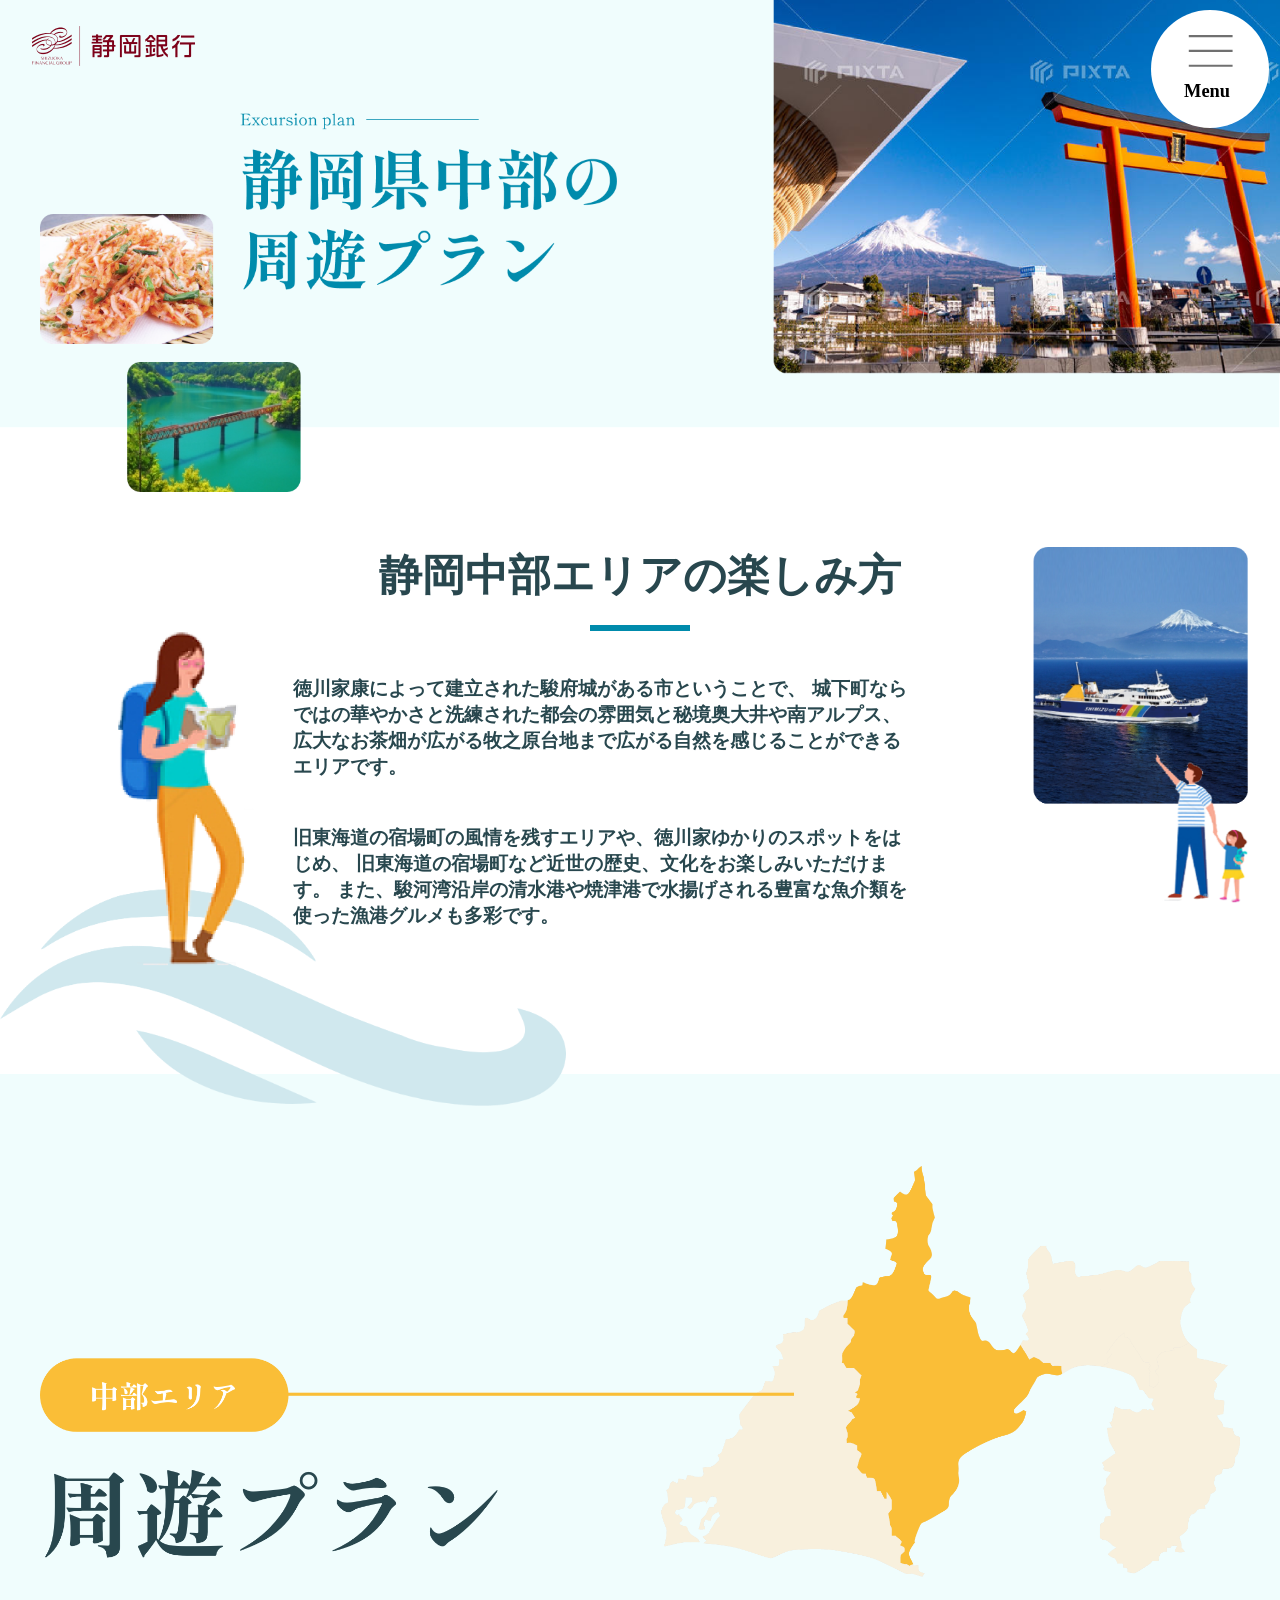
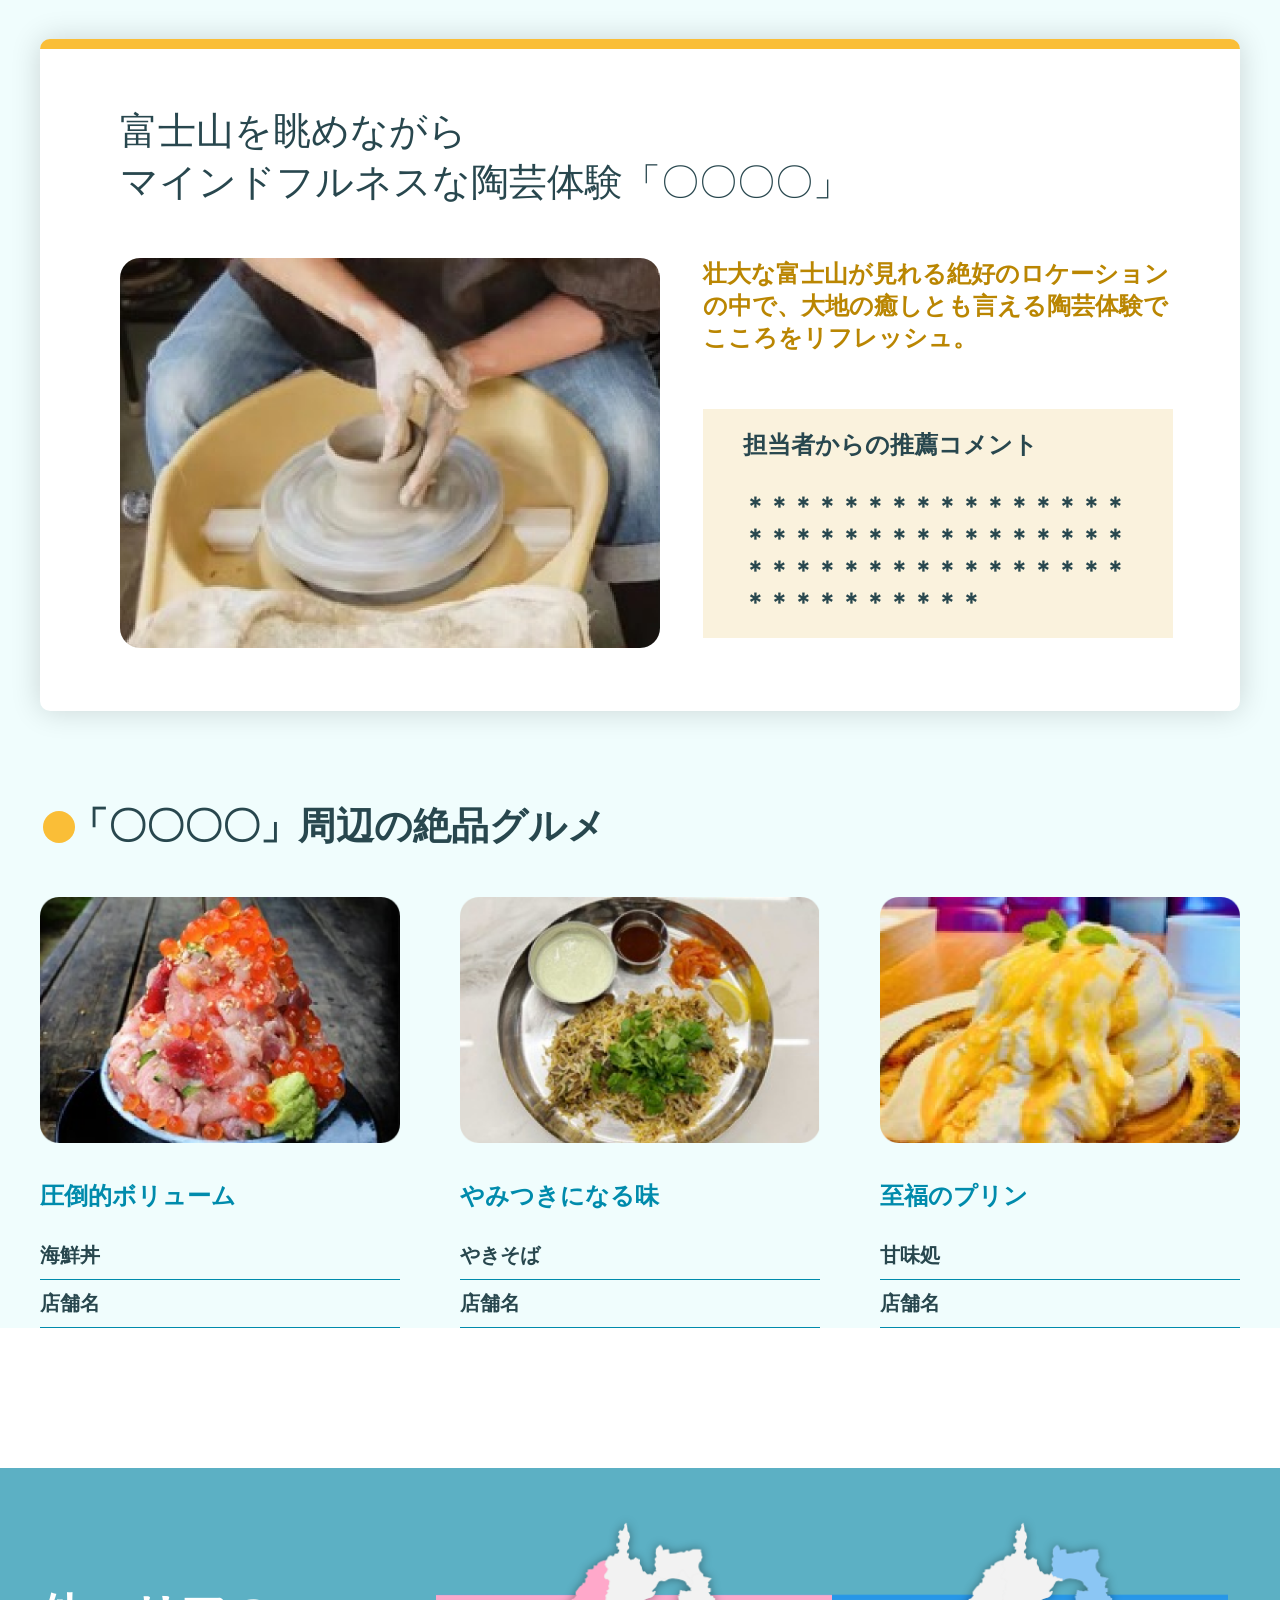
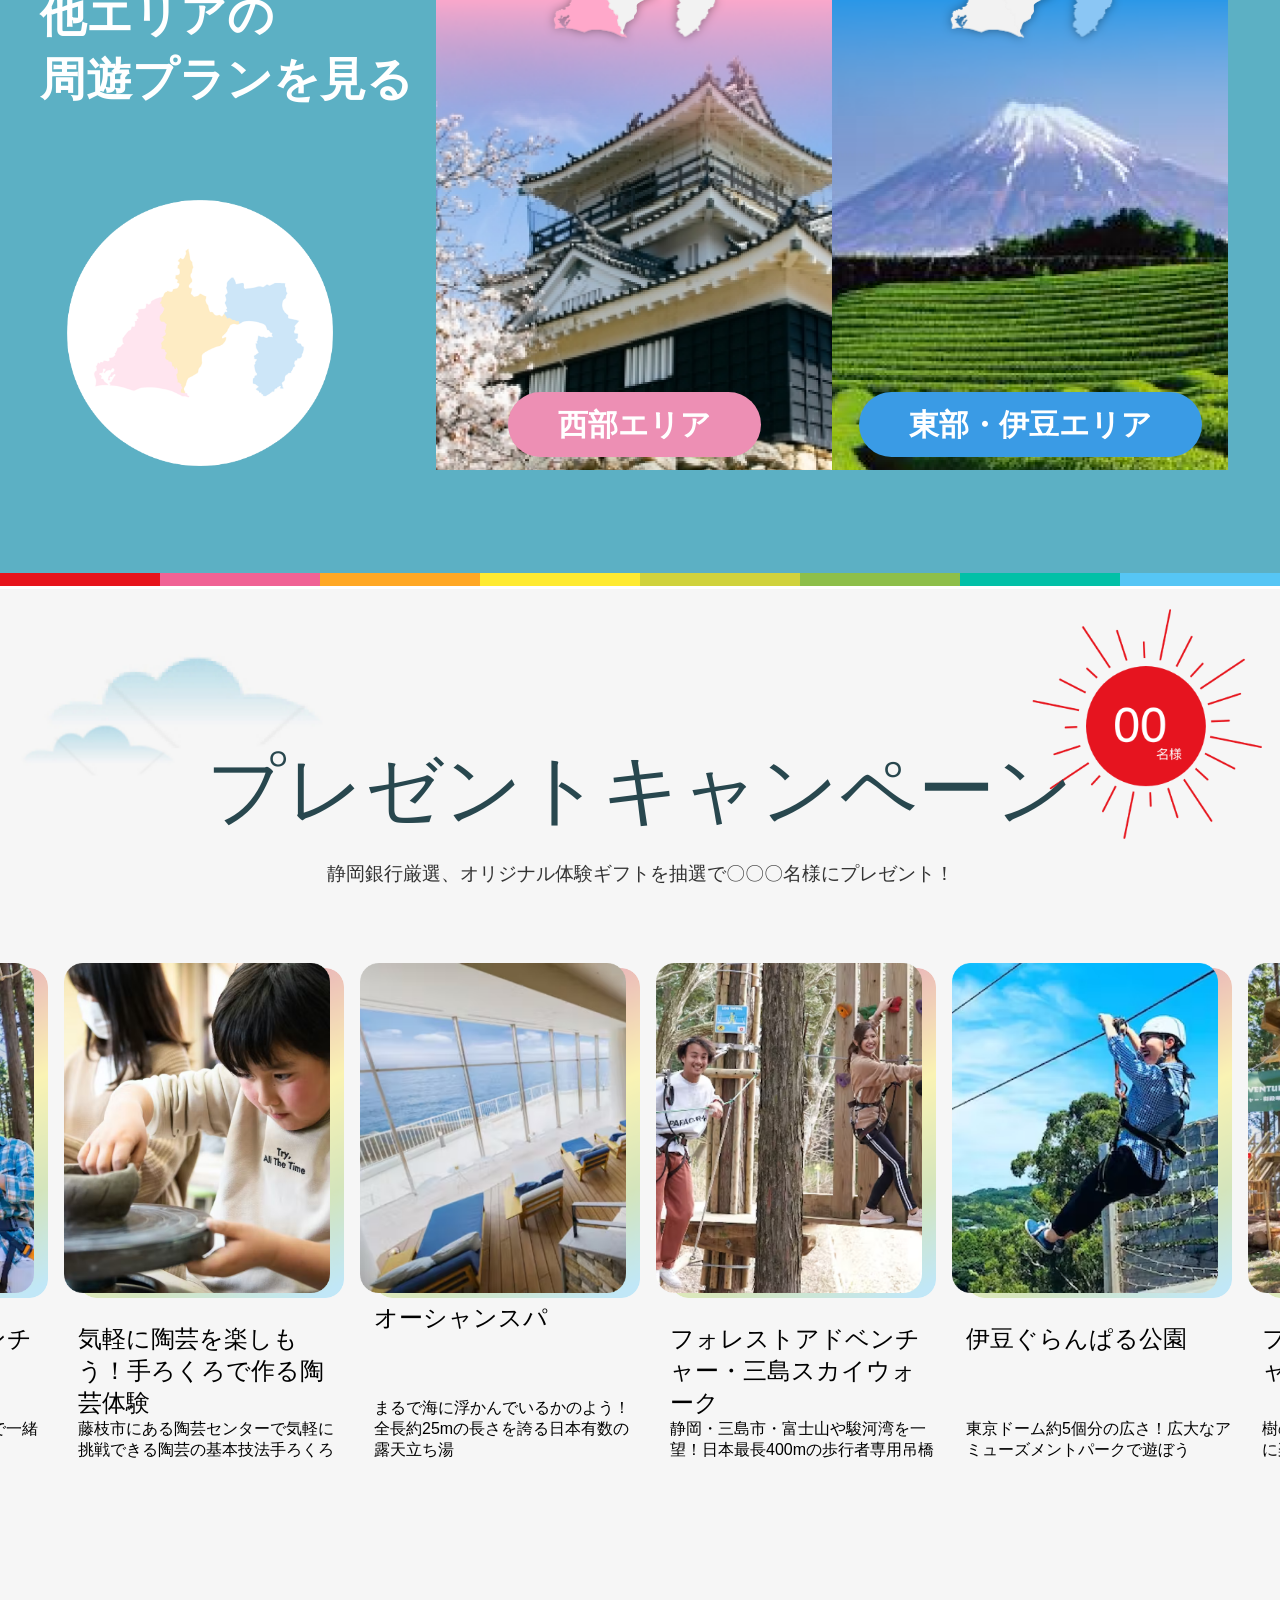
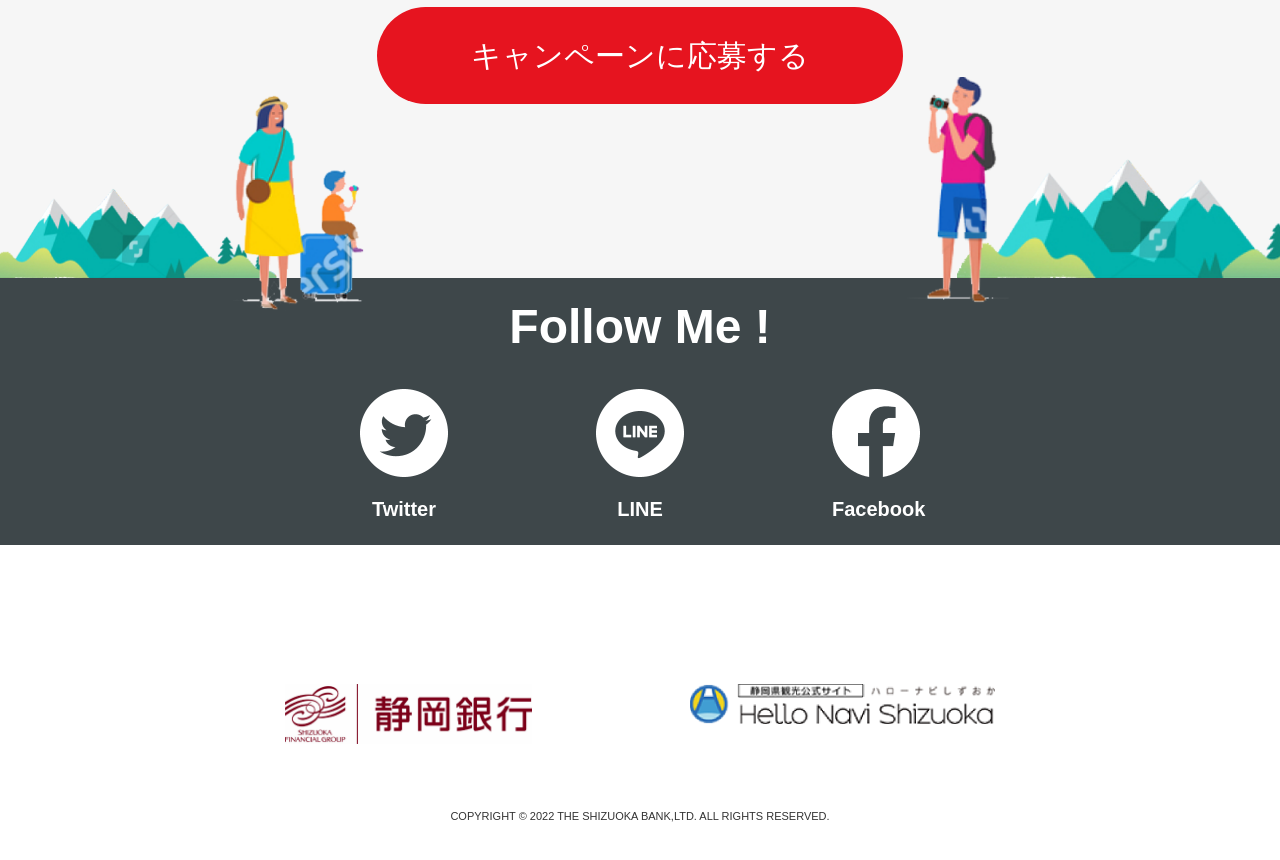
<file: area_center.html>
<!DOCTYPE html>
<html>

<head>
    <meta charset="utf-8">
    <meta http-equiv="X-UA-Compatible" content="IE=edge">
    <title>【静岡銀行】</title>
    <meta name="viewport" content="width=device-width, initial-scale=1">
    <link rel="stylesheet" href="./css/home.css">
    <link rel="stylesheet" href="./css/tour.css">
    <link rel="stylesheet" href="./css/style.css">
    <link rel="stylesheet" href="./css/modal.css">
    <script src="https://ajax.googleapis.com/ajax/libs/jquery/3.6.0/jquery.min.js"></script>
    <script src="./js/slick.min.js" type="text/javascript"></script>
    <script src="./js/tour.js" type="text/javascript"></script>
    <script src="./js/modal.js" type="text/javascript"></script>
</head>

<body>
    <div class="tour-plan">
        <div class="page-header">
            <div class="page-logo"><img src="./img/home/shizuoka_bank.png" alt=""></div>
            <div class="page-menu">
                <img src="./img/home/menu.svg" alt="">
            </div>
        </div>
        <div class="tour-background">
            <img class="s-pc" src="./img/area_center/tour_plan.png" alt="">
            <img class="s-mb" src="./img/area_center/tour_plan_sp.png" alt="">
        </div>
        <div class="tour-explain">
            <div class="tour-explain-header">
                静岡中部エリアの楽しみ方
            </div>
            <div class="tour-explain-line">

            </div>
            <div class="tour-explain-description">
                徳川家康によって建立された駿府城がある市ということで、
                城下町ならではの華やかさと洗練された都会の雰囲気と秘境奥大井や南アルプス、
                広大なお茶畑が広がる牧之原台地まで広がる自然を感じることができるエリアです。
            </div>
            <div class="tour-explain-description">
                旧東海道の宿場町の風情を残すエリアや、徳川家ゆかりのスポットをはじめ、
                旧東海道の宿場町など近世の歴史、文化をお楽しみいただけます。
                また、駿河湾沿岸の清水港や焼津港で水揚げされる豊富な魚介類を使った漁港グルメも多彩です。
            </div>
            <img src="./img/area_center/tour_explain.png" alt="">
        </div>
        <div class="tour-feedback">
            <div class="tour-content">
                <div class="tour-feedback-header">
                    <img class="s-pc" src="./img/area_center/tour-feedback.png" alt="">
                    <img class="s-mb" src="./img/area_center/tour-feedback_sp.png" alt="">
                </div>
                <div class="tour-feedback-card">
                    <div class="tour-feedback-card-head">
                        富士山を眺めながら <br>
                        マインドフルネスな陶芸体験「〇〇〇〇」
                    </div>
                    <div class="tour-feedback-card-content">
                        <div class="feedback-content-left">
                            <img src="./img/area_center/experience.png" alt="">
                        </div>
                        <div class="feedback-content-right">
                            <div class="feedback-content-right-top">壮大な富士山が見れる絶好のロケーションの中で、大地の癒しとも言える陶芸体験でこころをリフレッシュ。
                            </div>
                            <div class="feedback-content-right-bottom">
                                <div class="experience_content_right_bottom_title">担当者からの推薦コメント</div>
                                <div class="experience_content_right_bottom_content">
                                    ＊＊＊＊＊＊＊＊＊＊＊＊＊＊＊＊＊＊＊＊＊＊＊＊＊＊＊＊＊＊＊＊＊＊＊＊＊＊＊＊＊＊＊＊＊＊＊＊＊＊＊＊＊＊＊＊＊＊</div>
                            </div>
                        </div>
                    </div>
                </div>
                <div class="tour-foods">
                    <div class="tour-foods-title">
                        「〇〇〇〇」周辺の絶品グルメ
                    </div>
                    <div class="tour-foods-content">
                        <div class="tour-foods-content-item modal-open">
                            <div class="tour-foods-content-item-cnt">
                                <img src="./img/area_center/food_1.png" alt="">
                                <div class="name-food">圧倒的ボリューム</div>
                                <div class="name-detail">海鮮丼</div>
                                <div class="name-detail">店舗名</div>
                            </div>
                        </div>
                        <div class="tour-foods-content-item modal-open">
                            <div class="tour-foods-content-item-cnt">
                                <img src="./img/area_center/food_2.png" alt="">
                                <div class="name-food">やみつきになる味</div>
                                <div class="name-detail">やきそば</div>
                                <div class="name-detail">店舗名</div>
                            </div>
                        </div>
                        <div class="tour-foods-content-item modal-open">
                            <div class="tour-foods-content-item-cnt">
                                <img src="./img/area_center/food_3.png" alt="">
                                <div class="name-food">至福のプリン</div>
                                <div class="name-detail">甘味処</div>
                                <div class="name-detail">店舗名</div>
                            </div>
                        </div>
                    </div>
                </div>
            </div>
        </div>
        <div class="tour-other">
            <div class="tour-content s-pc">
                <div class="tour-other-title">
                    <div class="tour-other-title-label">
                        他エリアの<br>周遊プランを見る
                    </div>
                    <img src="./img/area_center/recommended_globe.png" alt="">
                </div>
                <div class="tour-other-area">
                    <a href="#">
                        <img src="./img/area_center/area_1.png" alt="">
                    </a>
                        <div class="tour-other-area-btn"><a class="area-1" href="#">西部エリア</a></div>
                </div>
                <div class="tour-other-area">
                    <a href="#">
                        <img src="./img/area_center/area_2.png" alt="">
                    </a>
                        <div class="tour-other-area-btn"><a class="area-2" href="#">東部・伊豆エリア</a></div>
                </div>
            </div>
            <div class="tour-other-title s-mb-fl">
                <div class="tour-other-title-label">
                    他エリアの<br>周遊プランを見る
                </div>
                <img src="./img/area_center/recommended_globe.png" alt="">
            </div>
            <div class="tour-content s-mb-fl">
                <div class="tour-other-area">
                    <img src="./img/area_center/area_1.png" alt="">
                    <div class="tour-other-area-btn"><a class="area-1" href="#">西部エリア</a></div>
                </div>
                <div class="tour-other-area">
                    <img src="./img/area_center/area_2.png" alt="">
                    <div class="tour-other-area-btn"><a class="area-2" href="#">東部・伊豆エリア</a></div>
                </div>
            </div>
        </div>
        <div class="tour-line">
            <img src="./img/area_center/tour-line.png" alt="">
        </div>
        <div class="tour-campaign">
            <img class="bgr s-pc" src="./img/area_center/campaign.png" alt="">
            <img class="bgr s-mb" src="./img/area_center/campaign-sp.png" alt="">
            <div class="tour-campaign-header">
                プレゼント<br class="s-mb" />キャンペーン
            </div>
            <div class="tour-campaign-sub-header">
                静岡銀行厳選、オリジナル体験ギフトを<br class="s-mb" />抽選で〇〇〇名様にプレゼント！
            </div>
            <div style="position: relative;">
                <div id="beforeSLider"
                    style="position: absolute; width: 28%; height: 100%; left: 0; top: 0; z-index: 1;"></div>
                <div class="tour-slider">

                    <div class="slider">
                        <div class="slider_image">
                            <div class="slider_img_bgr">
                                <img src="./img/home/slider_bgr.png" alt="">
                            </div>
                            <div class="slider_img">
                                <img src="./img/home/gift_campaign_1.png" alt="">
                            </div>
                        </div>
                        <div class="gift_campaign_slider_detail">
                            <div>フォレストアドベンチャー・三島スカイウォーク</div>
                            <div>静岡・三島市・富士山や駿河湾を一望！日本最長400mの歩行者専用吊橋</div>
                        </div>
                    </div>
                    <div class="slider">
                        <div class="slider_image">
                            <div class="slider_img_bgr">
                                <img src="./img/home/slider_bgr.png" alt="">
                            </div>
                            <div class="slider_img">
                                <img src="./img/home/izu_granpal_park.png" alt="">
                            </div>
                        </div>
                        <div class="gift_campaign_slider_detail">
                            <div>伊豆ぐらんぱる公園</div>
                            <div>東京ドーム約5個分の広さ！広大なアミューズメントパークで遊ぼう</div>
                        </div>
                    </div>

                    <div class="slider">
                        <div class="slider_image">
                            <div class="slider_img_bgr">
                                <img src="./img/home/slider_bgr.png" alt="">
                            </div>
                            <div class="slider_img">
                                <img src="./img/home/gift_campaign_3.png" alt="">
                            </div>
                        </div>
                        <div class="gift_campaign_slider_detail">
                            <div>フォレストアドベンチャー・御殿場</div>
                            <div>樹の上で家族や友達とみんなで一緒に楽しもう！</div>
                        </div>
                    </div>
                    <div class="slider">
                        <div class="slider_image">
                            <div class="slider_img_bgr">
                                <img src="./img/home/slider_bgr.png" alt="">
                            </div>
                            <div class="slider_img">
                                <img src="./img/home/gift_campaign_4.png" alt="">
                            </div>
                        </div>
                        <div class="gift_campaign_slider_detail">
                            <div>気軽に陶芸を楽しもう！手ろくろで作る陶芸体験</div>
                            <div>藤枝市にある陶芸センターで気軽に挑戦できる陶芸の基本技法手ろくろ</div>
                        </div>
                    </div>

                    <div class="slider">
                        <div class="slider_image">
                            <div class="slider_img_bgr">
                                <img src="./img/home/slider_bgr.png" alt="">
                            </div>
                            <div class="slider_img">
                                <img src="./img/home/gift_campaign_5.png" alt="">
                            </div>
                        </div>
                        <div class="gift_campaign_slider_detail">
                            <div>オーシャンスパ </div>
                            <div>まるで海に浮かんでいるかのよう！全長約25mの長さを誇る日本有数の露天立ち湯</div>
                        </div>

                    </div>

                </div>
                <div id="afterSLider" style="position: absolute; width: 28%; height: 100%; right: 0; top: 0;">
                </div>
            </div>
        </div>
        <div class="footer">
            <div class="footer-top">
                <div class="footer-totop">
                    <a href="">キャンペーンに応募する</a>
                </div>
                <img class="bgr s-pc" src="./img/bgr_footer.png" />
                <img class="bgr s-mb" src="./img/bgr_footer_sp.png" />
                <div class="footer-follow">
                    Follow Me !
                </div>
                <div class="footer-social">
                    <div class="footer-social-items">
                        <a href="">
                            <img src="./img/home/icon_twitter.png" alt="">
                            <div>Twitter</div>
                        </a>
                    </div>
                    <div class="footer-social-items">
                        <a href="">
                            <img src="./img/home/icon_line.png" alt="">
                            <div>LINE</div>
                        </a>
                    </div>
                    <div class="footer-social-items">
                        <a href="">
                            <img src="./img/home/icon_fb.png" alt="">
                            <div>Facebook</div>
                        </a>
                    </div>
                </div>
            </div>
            <div class="footer_bottom">
                <div class="footer_bottom_img">
                    <img src="./img/home/finacial_group.png" alt="">
                    <img src="./img/home/hello_navi.png" alt="">
                </div>
                <div class="copyright">
                    COPYRIGHT © 2022 THE SHIZUOKA BANK,LTD. ALL RIGHTS RESERVED.
                </div>
            </div>
        </div>
    </div>
    <div id="modal-detail" class="modal-detail">
        <div class="modal-content">
            <div class="modal-mask">

            </div>
            <div class="modal-content-detail">
                <div class="modal-action">
                    <img class="modal-close" src="./img/modal/close.png" alt="">
                </div>
                <div class="modal-description">
                    <div class="content-image">
                        <img src="./img/area_center/food_1.png" alt="">
                    </div>
                    <div class="content-title">
                        〇〇〇店
                    </div>
                    <div class="content-label">
                        <div class="content-label-item">
                            <label>所在地</label>
                            <span>：静岡県○○○市○○○1234-5</span>
                        </div>
                        <div class="content-label-item">
                            <a href="#" target="_blank" class="content-link">> Googlemap</a>
                        </div>
                        <div class="content-label-item">
                            <label>営業時間</label>
                            <span>：通常6:30〜20:00（最終受付19:30）</span>
                        </div>
                        <div class="content-label-item">
                            <label>定休日</label>
                            <span>：第4木曜（祝日の場合は営業、翌金曜休）</span>
                        </div>
                        <div class="content-label-item">
                            <label>問い合わせ</label>
                            <span>：静岡県○○○市○○○1234-5</span>
                        </div>
                        <div class="content-label-item">
                            <label>URL</label>
                            <span>：https://www.city</span>
                        </div>
                        <div class="content-label-item">
                            <label>担当者からの推薦コメント</label>：
                        </div>
                        <div class="content-label-item">
                            <span>コメントが入ります。コメントが入ります。コメントが入ります。</span>
                        </div>
                    </div>
                </div>
            </div>
        </div>
    </div>
</body>

</html>
</file>
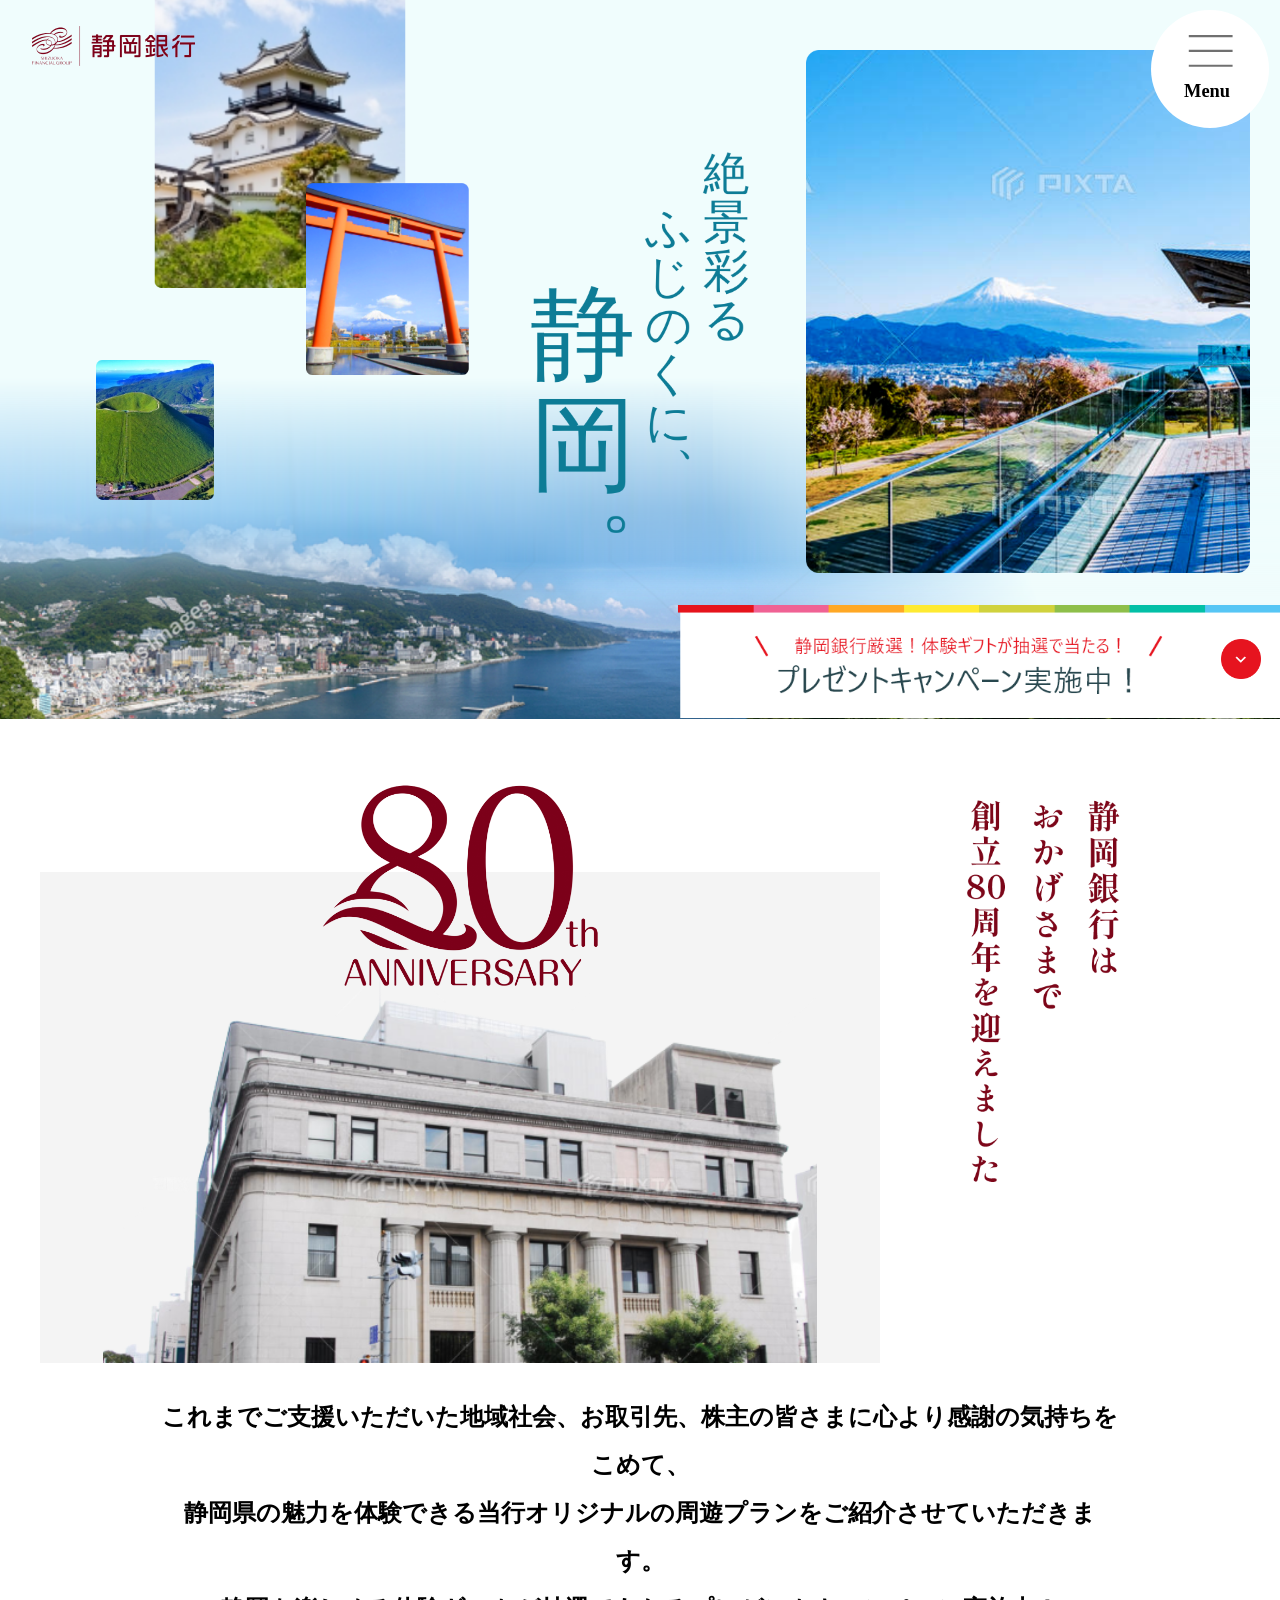
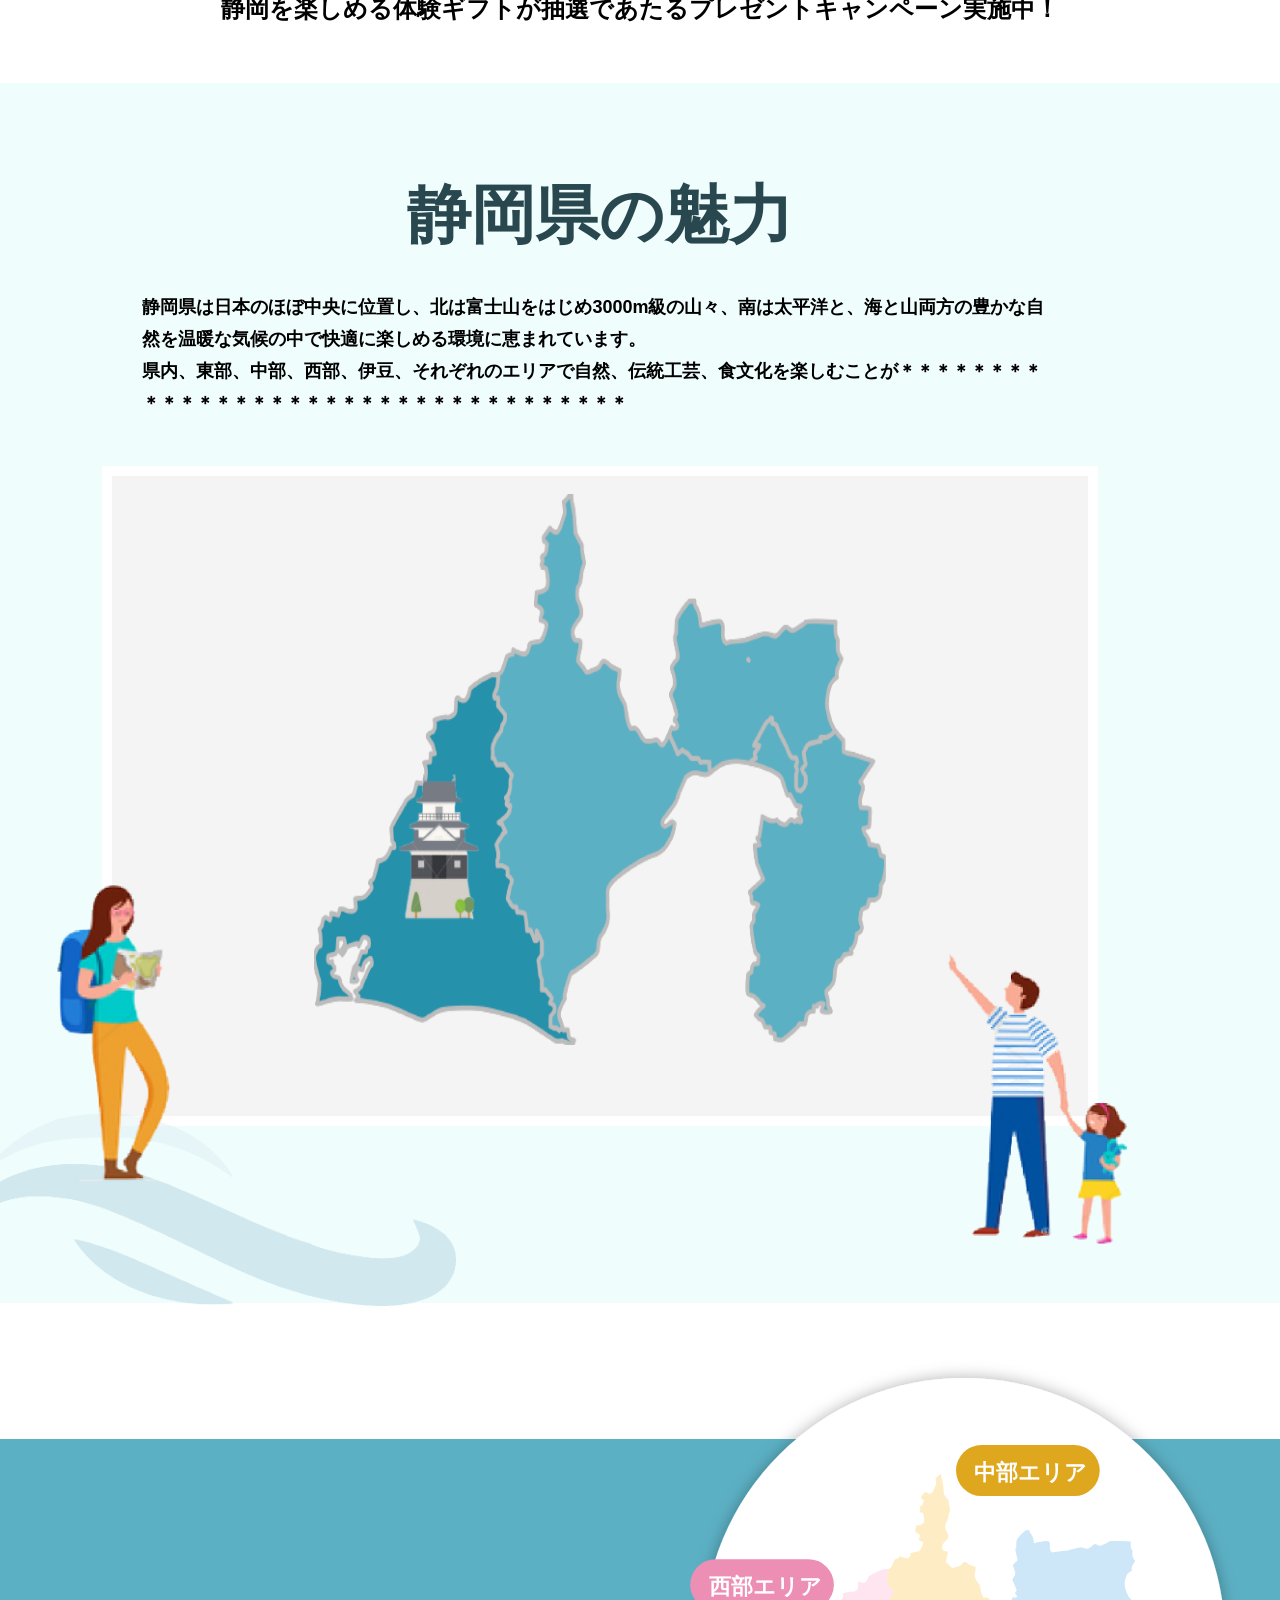
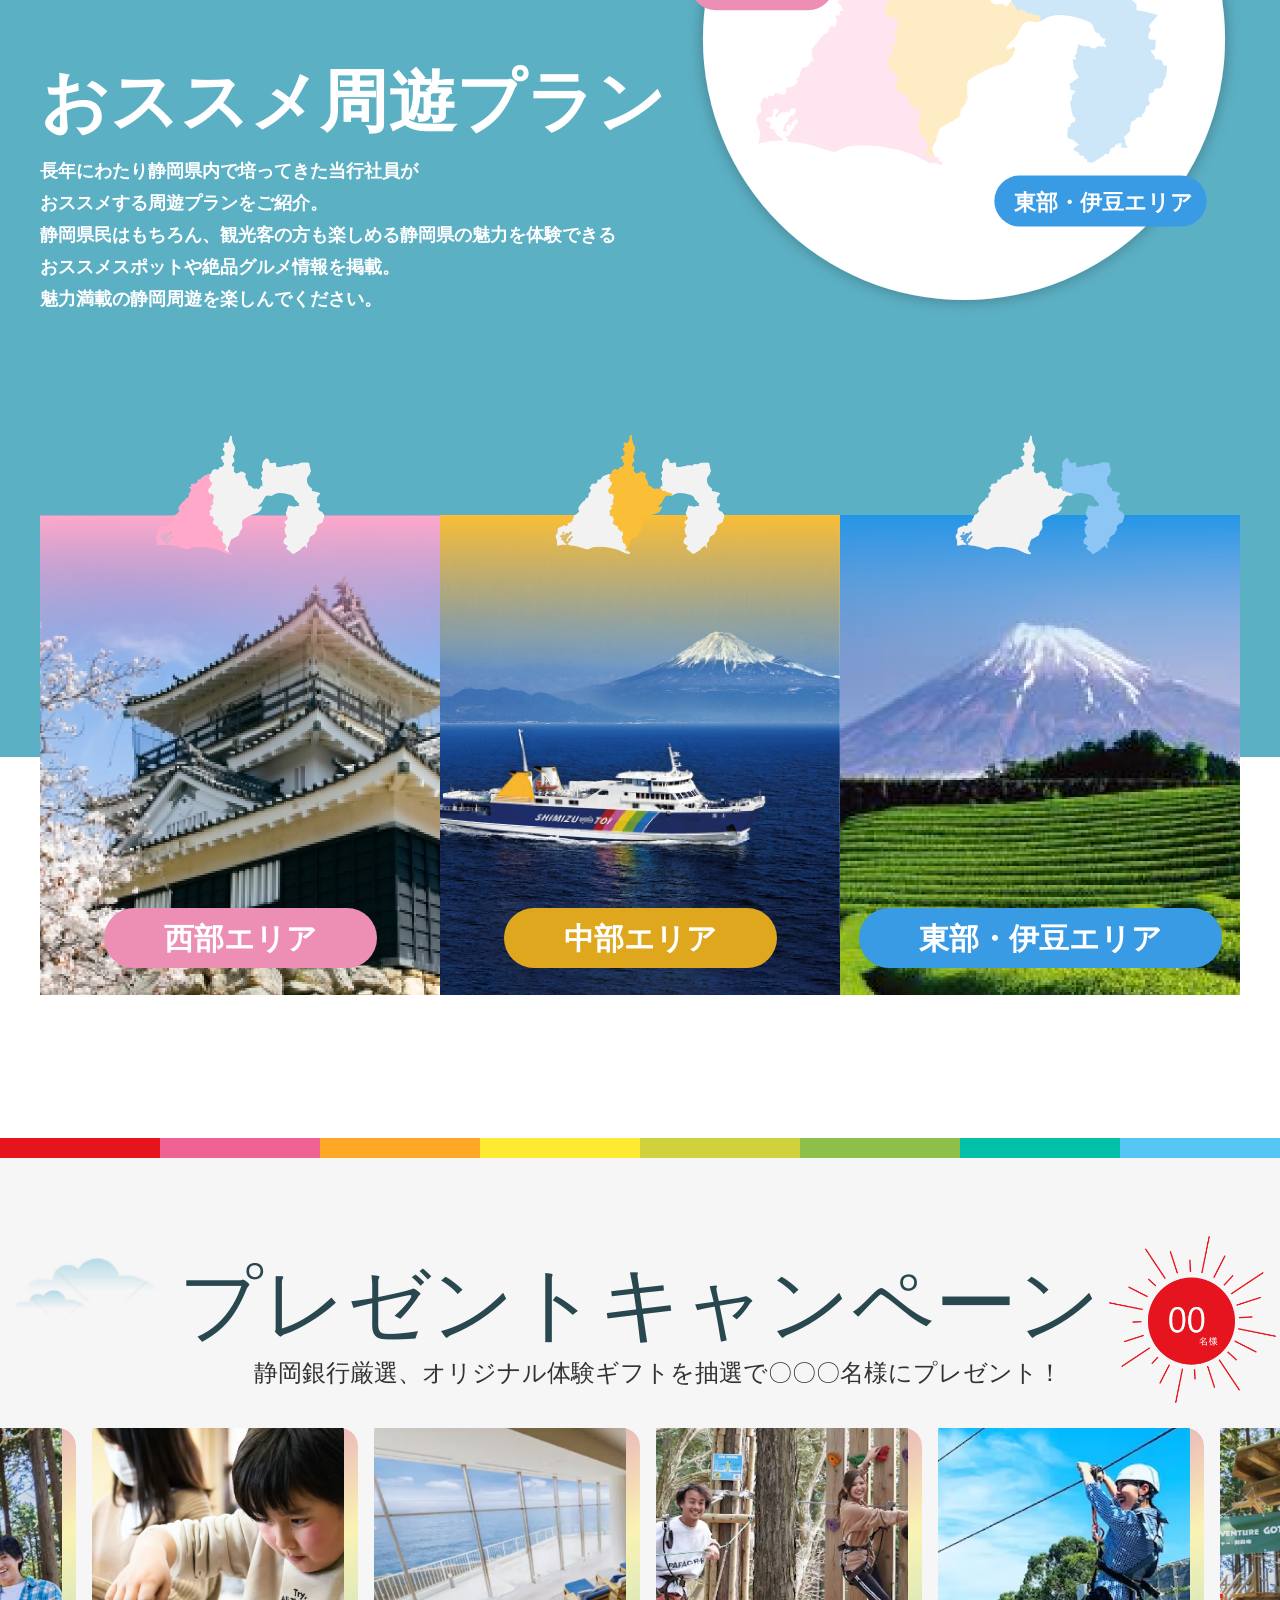
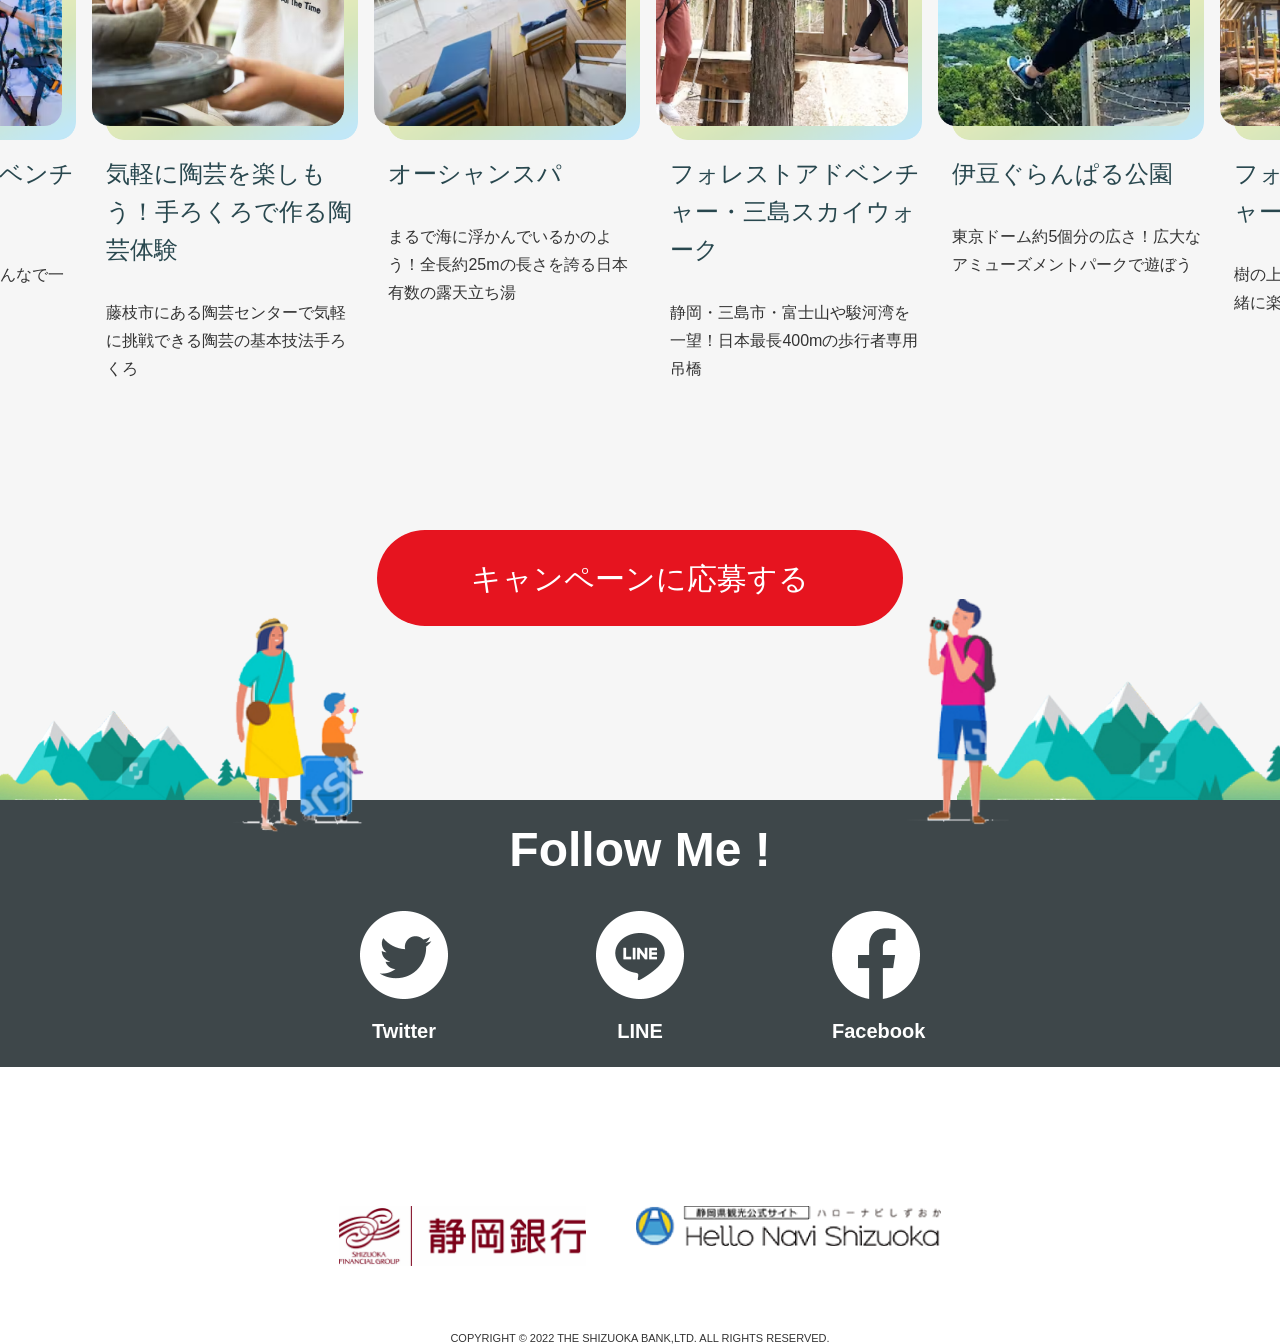
<file: home.html>
<!DOCTYPE html>
<html>

<head>
    <meta charset="utf-8">
    <meta http-equiv="X-UA-Compatible" content="IE=edge">
    <title>【静岡銀行】</title>
    <meta name="viewport" content="width=device-width, initial-scale=1">
    <link rel="stylesheet" href="./css/home.css">
    <link rel="stylesheet" href="./css/style.css">
    <script src="https://ajax.googleapis.com/ajax/libs/jquery/3.6.0/jquery.min.js"></script>
    <script src="./js/slick.min.js" type="text/javascript"></script>
    <script src="./js/home.js" type="text/javascript"></script>
</head>

<body>
    <div class="home-page">
        <!-- banner -->
        <div class="home_banner only-pc">
            <div class="page-header">
                <div class="page-logo"><img src="./img/home/shizuoka_bank.png" alt=""></div>
                <div class="page-menu">
                    <img src="./img/home/menu.svg" alt="">
                </div>
            </div>
            <img src="./img/home/KV.png" alt="">
            <div class="current_campaign">
                <img src="./img/home/current_campaign.png" alt="">
                <a href="#present_campaign">
                    <img class="icon_show_top" src="./img/home/icon_show_top.png" alt="">
                </a>
            </div>
        </div>

        <div class="home_banner only-sp">
            <div class="page-header">
                <div class="page-logo"><img src="./img/home/shizuoka_bank.png" alt=""></div>
                <div class="page-menu">
                    <img src="./img/home/menu.svg" alt="">
                </div>
            </div>
            <div class="current_campaign">
                <img src="./img/home/current_campaign.png" alt="">
                <a href="#present_campaign">
                    <img class="icon_show_top" src="./img/home/icon_show_top.png" alt="" >
                </a>
            </div>
            <img src="./img/home/home_bgr_sp.png" alt="">
        </div>

        <!-- anniversary -->
        <div class="anniversary">
            <div class="anniversary_banner">
                <div class="anniversary_left">
                    <div class="anniversary_left_title">
                        <img src="./img/home/anniversary_title.png" alt="">
                    </div>
                    <div class="anniversary_left_banner">
                        <img src="./img/home/anniversary.png" alt="">
                    </div>
                </div>
                <div class="anniversary_right">
                    <img src="./img/home/slogan.png" alt="">
                </div>
            </div>
            <div class="anniversary_content">
                これまでご支援いただいた地域社会、お取引先、株主の皆さまに心より感謝の気持ちをこめて、<br>
                静岡県の魅力を体験できる当行オリジナルの周遊プランをご紹介させていただきます。<br>
                静岡を楽しめる体験ギフトが抽選であたるプレゼントキャンペーン実施中！

            </div>
        </div>

        <!-- location -->
        <div class="outstanding">
            <div class="location">
                <div class="location_title">
                    静岡県の魅力
                </div>
                <div class="location_content">
                    <div>静岡県は日本のほぼ中央に位置し、北は富士山をはじめ3000m級の山々、南は太平洋と、海と山両方の豊かな自然を温暖な気候の中で快適に楽しめる環境に恵まれています。</div>
                    <div>県内、東部、中部、西部、伊豆、それぞれのエリアで自然、伝統工芸、食文化を楽しむことが＊＊＊＊＊＊＊＊＊＊＊＊＊＊＊＊＊＊＊＊＊＊＊＊＊＊＊＊＊＊＊＊＊＊＊</div>
                </div>
                <div class="location_map">
                    <div class="map_detail">
                        <img class="only-pc" src="./img/home/location.png" alt="">
                        <img class="only-sp" src="./img/home/location_sp.svg" alt="">
                    </div>
                    <img class="location_men" src="./img/home/location_men.png" alt="">
                </div>
                <div class="location_woman">
                    <img class="only-pc" src="./img/home/location_woman.png" alt="">
                    <img class="only-sp" src="./img/home/location_woman_sp.png" alt="">
                </div>
            </div>
        </div>

        <!-- Recommended tour plan -->
        <div class="recommended_tour">
            <div class="recommended_detail">
                <div class="recommended_title">おススメ周遊プラン</div>
                <div class="recommended_content">
                    長年にわたり静岡県内で培ってきた当行社員が <br>
                    おススメする周遊プランをご紹介。 <br>
                    静岡県民はもちろん、観光客の方も楽しめる静岡県の魅力を体験できる <br>
                    おススメスポットや絶品グルメ情報を掲載。 <br>
                    魅力満載の静岡周遊を楽しんでください。 <br>

                </div>
                <div class="d-none d-md-flex recommended_globe">
                    <img src="./img/home/globe.svg" alt="">
                </div>
            </div>
            <div class=" d-md-none d-flex recommended_globe">
                <img src="./img/home/globe_sp.svg" alt="">
            </div>
            <div class="recommended_img">
                <div class="tour_img">
                    <a href="#">
                        <div class="tour_img_icon">
                            <img src="./img/home/tour_icon_1.png" alt="">
                        </div>
                        <div class="tour_img_location">
                            <img src="./img/home/tour_1.png" alt="">
                        </div>
                        <div class="tour_img_btn">
                            <a class="bgr-pink" href="#">西部エリア</a>
                        </div>
                    </a>
                </div>

                <div class="tour_img">
                    <a href="./area_center.html">
                        <div class="tour_img_icon">
                            <img src="./img/home/tour_icon_2.png" alt="">
                        </div>
                        <div class="tour_img_location">
                            <img src="./img/home/tour_2.png" alt="">
                        </div>
                        <div class="tour_img_btn">
                            <a class="bgr-yellow" href="./area_center.html">中部エリア</a>
                        </div>
                    </a>
                </div>

                <div class="tour_img">
                    <a href="#">
                        <div class="tour_img_icon">
                            <img src="./img/home/tour_icon_3.png" alt="">
                        </div>
                        <div class="tour_img_location">
                            <img src="./img/home/tour_3.png" alt="">
                        </div>
                        <div class="tour_img_btn">
                            <a class="bgr-blue" href="#">東部・伊豆エリア</a>
                        </div>
                    </a>
                </div>
            </div>

        </div>

        <!-- gift campaign -->
        <div id="present_campaign" class="gift_campaign">
            <div class="gift_campaign_menu">
                <img src="./img/home/gift_campaign_menu.png" alt="">
            </div>
            <div class="gift_campaign_title d-none  d-md-flex">
                <img src="./img/home/campaign_cloud.png" alt="">
                <div class="campaign_title_text">
                    <div>プレゼントキャンペーン</div>
                    <div>静岡銀行厳選、オリジナル体験ギフトを抽選で〇〇〇名様にプレゼント！</div>
                </div>
                <img src="./img/home/campaign_sun.png" alt="">
            </div>

            <div class="gift_campaign_title d-block d-md-none">
                <img src="./img/home/campaign_cloud.png" alt="">
                <div class="campaign_title_text">
                    <div>プレゼント<br>キャンペーン</div>
                    <div>静岡銀行厳選、オリジナル体験ギフトを<br>抽選で〇〇〇名様にプレゼント！</div>
                </div>
                <img class="img_campaign_sun" src="./img/home/campaign_sun.png" alt="">
            </div>

            <!-- slider -->
            <div style="position: relative;">
                <div id="beforeSLider"
                    style="position: absolute; width: 28%; height: 100%; left: 0; top: 0; z-index: 1;"></div>

                <div class="gift_campaign_slider gift_slider">
                    <div class="slider">
                        <div class="slider_image">
                            <div class="slider_img_bgr">
                                <img src="./img/home/slider_bgr.png" alt="">
                            </div>
                            <div class="slider_img">
                                <img src="./img/home/gift_campaign_1.png" alt="">
                            </div>
                        </div>
                        <div class="gift_campaign_slider_detail">
                            <div>フォレストアドベンチャー・三島スカイウォーク</div>
                            <div>静岡・三島市・富士山や駿河湾を一望！日本最長400mの歩行者専用吊橋</div>
                        </div>
                    </div>
                    <div class="slider">
                        <div class="slider_image">
                            <div class="slider_img_bgr">
                                <img src="./img/home/slider_bgr.png" alt="">
                            </div>
                            <div class="slider_img">
                                <img src="./img/home/izu_granpal_park.png" alt="">
                            </div>
                        </div>
                        <div class="gift_campaign_slider_detail">
                            <div>伊豆ぐらんぱる公園</div>
                            <div>東京ドーム約5個分の広さ！広大なアミューズメントパークで遊ぼう</div>
                        </div>
                    </div>

                    <div class="slider">
                        <div class="slider_image">
                            <div class="slider_img_bgr">
                                <img src="./img/home/slider_bgr.png" alt="">
                            </div>
                            <div class="slider_img">
                                <img src="./img/home/gift_campaign_3.png" alt="">
                            </div>
                        </div>
                        <div class="gift_campaign_slider_detail">
                            <div>フォレストアドベンチャー・御殿場</div>
                            <div>樹の上で家族や友達とみんなで一緒に楽しもう！</div>
                        </div>
                    </div>
                    <div class="slider">
                        <div class="slider_image">
                            <div class="slider_img_bgr">
                                <img src="./img/home/slider_bgr.png" alt="">
                            </div>
                            <div class="slider_img">
                                <img src="./img/home/gift_campaign_4.png" alt="">
                            </div>
                        </div>
                        <div class="gift_campaign_slider_detail">
                            <div>気軽に陶芸を楽しもう！手ろくろで作る陶芸体験</div>
                            <div>藤枝市にある陶芸センターで気軽に挑戦できる陶芸の基本技法手ろくろ</div>
                        </div>
                    </div>
                    <div class="slider">
                        <div class="slider_image">
                            <div class="slider_img_bgr">
                                <img src="./img/home/slider_bgr.png" alt="">
                            </div>
                            <div class="slider_img">
                                <img src="./img/home/gift_campaign_5.png" alt="">
                            </div>
                        </div>
                        <div class="gift_campaign_slider_detail">
                            <div>オーシャンスパ </div>
                            <div>まるで海に浮かんでいるかのよう！全長約25mの長さを誇る日本有数の露天立ち湯</div>
                        </div>
                    </div>
                </div>
                <div id="afterSLider" style="position: absolute; width: 28%; height: 100%; right: 0; top: 0;"></div>
            </div>
        </div>

        <!-- footer -->
        <div class="footer">
            <div class="footer-top">
                <div class="footer-totop">
                    <a href="">キャンペーンに応募する</a>
                </div>
                <img class="bgr s-pc" src="./img/bgr_footer.png" />
                <img class="bgr s-mb" src="./img/bgr_footer_sp.png" />
                <div class="footer-follow">
                    Follow Me !
                </div>
                <div class="footer-social">
                    <div class="footer-social-items">
                        <a href="">
                            <img src="./img/home/icon_twitter.png" alt="">
                            <div>Twitter</div>
                        </a>
                    </div>
                    <div class="footer-social-items">
                        <a href="">
                            <img src="./img/home/icon_line.png" alt="">
                            <div>LINE</div>
                        </a>
                    </div>
                    <div class="footer-social-items">
                        <a href="">
                            <img src="./img/home/icon_fb.png" alt="">
                            <div>Facebook</div>
                        </a>
                    </div>
                </div>
            </div>
            <div class="footer_bottom">
                <div class="footer_bottom_img">
                    <img src="./img/home/finacial_group.png" alt="">
                    <img src="./img/home/hello_navi.png" alt="">
                </div>
                <div class="copyright">
                    COPYRIGHT © 2022 THE SHIZUOKA BANK,LTD. ALL RIGHTS RESERVED.
                </div>
            </div>
        </div>
    </div>
</body>

</html>
</file>
<file: css/home.css>
.home-page .home_banner {
    position: relative;
}

.home-page .home_banner img {
    width: 100%;
}

.home-page .home_banner .home_banner_header {
    position: absolute;
    width: 100%;
}

.home-page .home_banner .home_banner_header .shizuoka_bank {
    float: left;
    padding: 10px;
}

.home-page .home_banner .home_banner_header .shizuoka_bank img {
    height: 30px;
}

.home-page .home_banner .home_banner_header .menu_icon {
    position: absolute;
    right: 17px;
    top: 20px;
    width: 118px;
    height: 118px;
    cursor: pointer;
    z-index: 300;
    transition: opacity .25s ease;
    background-color: #ffffff;
    border-radius: 50%;
    padding: 12px 0;
    display: flex;
    align-items: center;
}


.home-page .home_banner .home_banner_header .menu_icon img {
    height: 59px;
}

.home-page .home_banner .current_campaign {
    position: absolute;
    bottom: 4px;
    right: 0px;
    width: 100%;
    display: flex;
    justify-content: right;
}

.home-page .home_banner .current_campaign img {
    width: 47%;
}

.home-page .home_banner .current_campaign .icon_show_top {
    width: 40px;
    height: 40px;
    position: absolute;
    top: 30%;
    right: 19px;
    cursor: pointer;
}

/*anniversary*/
.home-page .anniversary {
    max-width: 100%;
    width: 1200px;
    margin: 150px auto 0px auto;
}

.home-page .anniversary .anniversary_banner {
    position: relative;
}

.home-page .anniversary .anniversary_banner .anniversary_left {
    position: relative;
    width: 70%;
}

.home-page .anniversary .anniversary_banner .anniversary_left .anniversary_left_title {
    position: absolute;
    text-align: center;
    top: -20%;
    width: 100%;
}

.home-page .anniversary .anniversary_banner .anniversary_left .anniversary_left_title img {
    width: 35%;
}

.home-page .anniversary .anniversary_banner .anniversary_left .anniversary_left_banner {
    background: #F4F4F4;
}

.home-page .anniversary .anniversary_banner .anniversary_left .anniversary_left_banner img {
    width: 85%;
    display: flex;
    margin: auto;
}

.home-page .anniversary .anniversary_banner .anniversary_right {
    position: absolute;
    float: right;
    top: -80px;
    right: 10%;
}

.home-page .anniversary .anniversary_banner .anniversary_right img {
    width: 155px;
}

.home-page .anniversary .anniversary_content {
    line-height: 1.8;
    text-align: center;
    font-size: 24px;
    width: 80%;
    margin: 30px 0 30px 10%;
    line-height: 48px;
    font-weight: bold;

}

/* location */

.home-page .outstanding {
    background-color: #F0FDFD;
    width: 1660px;
    max-width: 100%;
    height: 1220px;
    max-height: 100%;
    margin-left: auto;
    margin-bottom: 136px;
}

.home-page .location {
    background-color: #F0FDFD;
    width: 1200px;
    max-width: 100%;
    margin: 50px auto 150px auto;
    padding: 100px 8%;
    position: relative;
    margin-left: 0;
}

.home-page .location .location_title {
    font-size: 64px;
    line-height: 64px;
    font-weight: 600;
    text-align: center;
    margin-bottom: 44px;
    color: #28474E;
}

.home-page .location .location_content {
    font-size: 18px;
    font-weight: 500;
    margin: auto;
    padding: 0 40px;
    font-weight: bold;
    line-height: 32px;
}

.home-page .location_map {
    background-color: #ffffff;
    max-width: 1040px;
    height: 660px;
    padding: 10px;
    margin: 47px auto 0 auto;
    position: relative;
}

.home-page .location_map .map_detail {
    background-color: #F4F4F4;
    width: 100%;
    text-align: center;
    height: 100%;
    padding: 18px;
}

.home-page .location_map .map_detail img {
    height: 551px;
    width: 571.05px;
    margin: auto;
}

.home-page .location_map .location_men {
    position: absolute;
    right: -106px;
    top: 323px;
    height: 406px;
    width: 249px;
}

.home-page .location .location_woman {
    left: -14%;
    position: absolute;
    bottom: -7%;
    width: 50%;
}

.home-page .location .location_woman img {
    width: 100%;
}


/*recommended_tour*/
.home-page .recommended_tour {
    background-color: #5CB0C4;
    position: relative;
    margin-bottom: 381px;
    height: 918px;
}

.home-page .recommended_tour .recommended_detail {
    max-width: 100%;
    width: 1200px;
    color: #FFFFFF;
    padding-top: 228px;
    margin: auto;
}

.home-page .recommended_tour .recommended_detail .recommended_title {
    font-size: 68px;
    line-height: 68px;
    margin-bottom: 20px;
    font-weight: 600;
}


.home-page .recommended_tour .recommended_detail .recommended_content {
    font-size: 18px;
    line-height: 32px;
    font-weight: bold;
}


.home-page .recommended_tour .recommended_img {
    max-width: 100%;
    width: 1200px;
    color: #FFFFFF;
    margin: auto;
    display: flex;
    position: relative;
    bottom: -200px;
    justify-content: center;
}

.home-page .recommended_tour .recommended_img .tour_img {
    position: relative;
    width: 400px;
    height: 480px;
}

.home-page .recommended_tour .recommended_img .tour_img .tour_img_icon {
    position: absolute;
    text-align: center;
    top: -20%;
    width: 100%;
}

.home-page .recommended_tour .recommended_img .tour_img .tour_img_icon img {
    width: 50%;
}

.home-page .recommended_tour .recommended_img .tour_img .tour_img_btn {
    width: 100%;
    position: absolute;
    display: flex;
    justify-content: center;
}

.home-page .recommended_tour .recommended_img .tour_img .tour_img_btn a {
    position: absolute;
    color: #fff;
    padding: 0 15%;
    cursor: pointer;
    height: 60px;
    border-radius: 100px;
    font-weight: 600;
    font-size: 30px;
    line-height: 45px;
    display: flex;
    justify-content: center;
    align-items: center;
    margin-bottom: 30px;
    text-decoration: none;
    bottom: 0;
}

.home-page .recommended_tour .recommended_img .tour_img .tour_img_location img {
    width: 100%;
}

.home-page .recommended_tour .recommended_globe {
    position: absolute;
    right: 231px;
    top: -85px;
    width: 670px;
    height: 650px;
}

.home-page .recommended_tour .recommended_globe img {
    width: 100%;
    height: 100%;
}

/*gift_campaign*/
.home-page .gift_campaign {
    background-color: #F6F6F6;
}


.home-page .gift_campaign .gift_campaign_menu img {
    height: 20px;
    width: 100%;
}

.home-page .gift_campaign .gift_campaign_title {
    display: flex;
    justify-content: center;
    margin: 50px 0 0 0;
    position: relative;

}

.home-page .gift_campaign .campaign_title_text {
    margin: auto;
}

.home-page .gift_campaign .campaign_title_text div:first-child {
    color: #28474E;
}

.home-page .gift_campaign .gift_campaign_title img {
    width: 13%;
    height: 13%;
    margin: 25px auto;
}

.home-page .gift_campaign .gift_campaign_title .campaign_title_text div:first-child {
    font-size: 82px;
    line-height: 106px;
    font-weight: 400;
}

.home-page .gift_campaign .gift_campaign_title .campaign_title_text div:last-child {
    font-size: 24px;
    line-height: 32px;
    margin-left: 75px;
    color: #333333;
}

.home-page .gift_campaign .gift_campaign_slider {
    display: flex;
    gap: 50px;
}

.home-page .gift_campaign .gift_campaign_slider .slider {
    width: 20%;
    // height: 520px;
    margin-left: 30px;
}

.home-page .gift_campaign .gift_campaign_slider .slider .slider_image {
    position: relative;
}

.home-page .gift_campaign .gift_campaign_slider .slider .slider_image .slider_img_bgr img {
    width: 100%;
}

.home-page .gift_campaign .gift_campaign_slider .slider .slider_image .slider_img {
    position: absolute;
    top: -14px;
    right: 14px;
    width: 100%;
}

.home-page .gift_campaign .gift_campaign_slider .slider .slider_image .slider_img img {
    width: 100%;
}

.home-page .gift_campaign .gift_campaign_slider .slider .gift_campaign_slider_detail div:first-child {
    font-size: 24px;
    line-height: 38px;
    font-weight: 400;
    margin-top: 15px;
    margin-bottom: 30px;
    color: #28474E;
}

.home-page .gift_campaign .gift_campaign_slider .slider .gift_campaign_slider_detail div:last-child {
    font-size: 16px;
    line-height: 28px;
    color: #333333;
    font-weight: 400;
}

.home-page .gift_campaign .gift_campaign_bottom {
    background-color: #F6F6F6;
    position: relative;
}

.home-page .gift_campaign .gift_campaign_bottom .gift_campaign_btn {
    display: flex;
    justify-content: center;
    margin-top: 100px;
}

.home-page .gift_campaign .gift_campaign_bottom .gift_campaign_btn a {
    position: relative;
    color: #fff;
    background-color: #E6141F;
    width: 600px;
    cursor: pointer;
    height: 130px;
    border-radius: 100px;
    font-weight: 500;
    font-size: 30px;
    line-height: 30px;
    display: flex;
    justify-content: center;
    align-items: center;
    margin-bottom: 50px;
    text-decoration: none;
    padding: 10px;
}

.home-page .gift_campaign .gift_campaign_bottom .bgr_footer img {
    width: 100%;
    height: 400px;
}

.home-page .gift_campaign .gift_campaign_bottom .gift_campaign_footer {
    // background-color: #3E474A;
    position: absolute;
    /* top: 70%; */
    width: 100%;
    bottom: 35px;
}

.home-page .gift_campaign .gift_campaign_bottom .gift_campaign_footer .gift_campaign_footer_follow {
    font-size: 48px;
    line-height: 48px;
    color: #fff;
    font-weight: 600;
    text-align: center;
}

.home-page .gift_campaign .gift_campaign_bottom .gift_campaign_footer .gift_campaign_footer_media {
    font-size: 20px;
    color: #fff;
    display: flex;
    justify-content: center;
    margin-top: 20px;
    text-align: center;
}

.home-page .gift_campaign .gift_campaign_bottom .gift_campaign_footer .gift_campaign_footer_media a {
    font-size: 20px;
    color: #fff;
    text-decoration: none;
    margin-right: 110px;
}

.home-page .gift_campaign .gift_campaign_bottom .gift_campaign_footer .gift_campaign_footer_media a:last-child {
    margin-right: 0 !important;
}

.home-page .gift_campaign .gift_campaign_bottom .gift_campaign_footer .gift_campaign_footer_media a img {
    height: 88px;
    width: 88px;
}

.home-page .gift_campaign .gift_campaign_bottom .gift_campaign_footer_bgr {
    position: absolute;
    bottom: 193px;
    z-index: 9;
    width: 100%;
}


.home-page .gift_campaign .gift_campaign_bottom .gift_campaign_footer_bgr img {
    width: 27%;
}

.home-page .gift_campaign .gift_campaign_bottom .gift_campaign_footer_bgr img:first-child {
    left: 0;
    float: left;
}

.home-page .gift_campaign .gift_campaign_bottom .gift_campaign_footer_bgr img:last-child {
    right: 0;
    float: right;
}

/*footer*/
.home-page .footer {
    width: 100%;
}

.home-page .footer .footer_top {}

.home-page .footer .footer_bottom {
    background-color: #ffffff;
    height: 100px;
}

.home-page .footer .footer_bottom .footer_bottom_img {
    margin: 35px;
    gap: 50px;
    display: flex;
    justify-content: center;
}

.home-page .footer .footer_bottom .footer_bottom_img img {
    height: 30px;
}

.home-page .footer .footer_bottom .copyright {
    text-align: center;
    font-size: 11px;
    line-height: 11px;
}

.home-page .bgr-pink {
    background-color: #ED8FB4;
}

.home-page .bgr-yellow {
    background-color: #DEA71E;
}

.home-page .bgr-blue {
    background-color: #3A9BE5;
}

@media screen and (max-width: 1780px) {
    .home-page .recommended_tour .recommended_globe {
        right: 2%;
    }
}

@media screen and (max-width: 1658px) {
    .home-page .location .location_woman {
        left: -48px;
        position: absolute;
        bottom: -7%;
        width: 42%;
    }

    .home-page .location_map .location_men {
        position: absolute;
        right: -3%;
        bottom: -18%;
        height: auto;
        width: 18%;
        top: unset
    }

    .home-page .recommended_tour .recommended_globe {
        right: 1%;
    }
}

@media screen and (max-width: 1350px) {
    .home-page .recommended_tour .recommended_globe {
        right: 2%;
        width: 580px;
        height: 570px;
    }
}

@media screen and (max-width: 1199px) {
    .home-page .recommended_tour {
        margin-bottom: 140px;
        height: auto;
    }

    .home-page .recommended_tour .recommended_detail {
        padding-left: 20px;
        padding-top: 100px;
    }

    .home-page .recommended_tour .recommended_globe {
        width: 45%;
        height: 45%;
    }

    .home-page .recommended_tour .recommended_img {
        bottom: -100px;
    }

    .home-page .recommended_tour .recommended_img .tour_img {
        height: auto;
    }

    .home-page .recommended_tour .recommended_img .tour_img .tour_img_icon {
        top: -17%;
    }

    .home-page .recommended_tour .recommended_img .tour_img .tour_img_btn a {
        height: 60px;
        font-size: 24px;
        padding: 0 15%;
    }
}

@media screen and (max-width:1100px) {
    .home-page .home_banner .home_banner_header .shizuoka_bank img {
        height: 22px;
    }
    .home-page .recommended_tour .recommended_detail .recommended_title {
        font-size: 48px;
        line-height: 48px;
    }
}


@media screen and (max-width: 900px) {
    .home-page .recommended_tour .recommended_img .tour_img .tour_img_btn a {
        height: 50px;
        font-size: 20px;
    }
}



@media screen and (max-width: 767px) {

    .home-page .home_banner .home_banner_header {
        width: calc(100% - 54px);
        margin: 20px;
    }

    .home-page .home_banner .home_banner_header .menu_icon {
        right: 0px;
        top: 0px;
        width: 52px;
        height: 52px;
    }

    .home-page .home_banner .home_banner_header .shizuoka_bank {
        padding: 0;
    }
    .home-page .home_banner .home_banner_header .shizuoka_bank img {
        height: 52px;
        padding: 0;
    }

    .home-page .home_banner .home_banner_header .menu_icon img {
        height: 27px;
    }

    .home-page .home_banner .current_campaign img {
        width: 92%;
        margin: auto;
        /* height: 31px; */
        margin-bottom: 16px;
    }

    .home-page .home_banner .current_campaign .icon_show_top {
        width: 8%;
        height: auto;
        top: 25%;
        right: 6%;
        margin-bottom: 0 !important;
    }

    /*anniversary*/
    .home-page .anniversary {
        margin: 110px auto 0px auto;
    }

    .home-page .anniversary .anniversary_banner .anniversary_left {
        position: relative;
        width: 95%;
    }

    .home-page .anniversary .anniversary_banner .anniversary_left .anniversary_left_banner img {
        width: 70%;
        display: flex;
        margin: 0;
    }

    .home-page .anniversary .anniversary_banner .anniversary_left .anniversary_left_banner {

        padding-top: 30px;
    }

    .home-page .anniversary .anniversary_banner .anniversary_left .anniversary_left_title {
        right: 12%;
    }

    .home-page .anniversary .anniversary_banner .anniversary_right {
        top: -20%;
        right: 5%;
        width: 25%;
    }

    .home-page .anniversary .anniversary_banner .anniversary_right img {
        width: 80%;
    }

    .home-page .anniversary .anniversary_content {
        width: 90%;
        margin: 30px 5%;
        font-size: 12px;
        line-height: 22px;
    }

    /* location */
    .home-page .outstanding {
        height: auto;
        margin-bottom: 0;
        padding-bottom: 40px;
    }

    .home-page .location {
        width: 100%;
        margin: 0;
        padding: 50px 8%;
    }

    .home-page .location_map {
        height: auto;
        width: 100%;
        max-width: 100%;
    }

    .home-page .location .location_title {
        font-size: 33px;
        line-height: 33px;
    }

    .home-page .location .location_content {
        font-size: 12px;
        padding: 0;
        line-height: 22px;
    }

    .home-page .location .location_woman {
        left: 0;
        width: 60%;
        bottom: 0;
    }

    .home-page .location .location_woman img {
        width: 50%;
    }

    .home-page .location_map .location_men {
        position: absolute;
        right: -8%;
        bottom: -10%;
        height: 32%;
        width: 23%;
        top: unset;
    }


    .home-page .location_map .map_detail {
        background-color: #F4F4F4;
        width: 100%;
        text-align: center;
        height: 100%;
        padding: 18px;
    }

    .home-page .location_map .map_detail img {
        height: 90%;
        width: 90%;
        margin: auto;
    }

    /*recommended_tour*/
    .home-page .recommended_tour {
        margin-bottom: 36px;
        height: auto;
    }

    .home-page .recommended_tour .recommended_detail {
        padding-top: 32px;
        max-width: 90%;
    }

    .home-page .recommended_tour .recommended_detail .recommended_title {
        font-size: 33px;
        line-height: 33px;
        display: flex;
        justify-content: center;
    }

    .home-page .recommended_tour .recommended_detail .recommended_content {
        padding: 0;
        font-size: 12px;
        line-height: 22px;
    }

    .home-page .recommended_tour .recommended_img {
        margin: 0;
        bottom: -40px;
        max-width: 100%;
    }

    .home-page .recommended_tour .recommended_globe {
        position: unset;
        display: flex;
        justify-content: center;
        width: 100%;
        height: auto;
        margin-top: 30px;
    }

    .home-page .recommended_tour .recommended_img .tour_img {
        position: relative;
        width: 33.3%;
    }

    .home-page .recommended_tour .recommended_img .tour_img .tour_img_icon {
        top: 0px;
    }

    .home-page .recommended_tour .recommended_globe img {
        width: 80%;
    }

    .home-page .recommended_tour .recommended_img .tour_img .tour_img_btn a {
        margin-bottom: 15px;
        padding: 0 15%;
        font-size: 10px;
        height: 30px;
    }

    /*gift_campaign*/
    .home-page .gift_campaign .gift_campaign_menu img {
        height: 12px;
        width: 100%;
    }

    .home-page .gift_campaign .gift_campaign_title {
        margin: 20px 0px;
    }

    .home-page .gift_campaign .gift_campaign_title img {
        width: 30%;
        margin: 0;
    }

    .home-page .gift_campaign .gift_campaign_title .img_campaign_sun {
        position: absolute;
        right: 2px;
        top: -8px;
        width: 39%;
        margin: 0;
    }

    .home-page .gift_campaign .gift_campaign_title .campaign_title_text {
        position: inherit;
        top: -17px;
    }

    .home-page .gift_campaign .gift_campaign_title .campaign_title_text div:first-child {
        font-size: 33px;
        line-height: 38px;
        margin-left: 25px;
    }

    .home-page .gift_campaign .gift_campaign_title .campaign_title_text div:last-child {
        font-size: 12px;
        line-height: 22px;
        margin-left: 25px;
    }

    .home-page .gift_campaign .gift_campaign_bottom .gift_campaign_footer .gift_campaign_footer_media a {
        margin-right: 20%;
    }

    .home-page .gift_campaign .gift_campaign_bottom .gift_campaign_btn a {
        width: 80%;
        height: 59px;
        font-size: 16px;
        line-height: 16px;
    }

    .home-page .gift_campaign .gift_campaign_bottom .bgr_footer img {
        height: 350px;
    }

    .home-page .footer .footer_bottom {
        background-color: #ffffff;
        height: 60px;
    }

    .home-page .gift_campaign .gift_campaign_slider .slider .gift_campaign_slider_detail div:first-child {
        font-size: 18px;
        line-height: 24px;
    }

    .home-page .gift_campaign .gift_campaign_slider .slider .gift_campaign_slider_detail div:last-child {
        font-size: 12px;
        line-height: 20px;
    }


    .home-page .gift_campaign .gift_campaign_bottom .gift_campaign_footer .gift_campaign_footer_follow {
        font-size: 20px;
        line-height: 20px;
    }

    .home-page .gift_campaign .gift_campaign_bottom .gift_campaign_footer .gift_campaign_footer_media a img {
        height: 48px;
        width: 48px;
    }

    .home-page .gift_campaign .gift_campaign_bottom .gift_campaign_footer .gift_campaign_footer_media a {
        font-size: 12px;
        line-height: 12px;
    }

    /*footer*/
    .home-page .footer .footer_bottom {
        height: 60px;
    }

    .home-page .footer .footer_bottom .footer_bottom_img {
        margin: 23px 0;
    }

    .home-page .footer .footer_bottom .footer_bottom_img img {
        height: 24px;
    }

    .home-page .footer .footer_bottom .copyright {
        font-size: 9px;
        line-height: 9px;
    }

    .only-pc {
        display: none !important
    }

    .only-sp {
        display: block !important
    }
}


.only-pc {
    display: block;
}

.only-sp {
    display: none;
}


/* Slider */
.slick-slider {
    position: relative;

    display: block;
    box-sizing: border-box;

    -webkit-user-select: none;
    -moz-user-select: none;
    -ms-user-select: none;
    user-select: none;

    -webkit-touch-callout: none;
    -khtml-user-select: none;
    -ms-touch-action: pan-y;
    touch-action: pan-y;
    -webkit-tap-highlight-color: transparent;
}

.slick-list {
    position: relative;

    display: block;
    overflow: hidden;

    margin: 0;
    padding: 0;
}

.slick-list:focus {
    outline: none;
}

.slick-list.dragging {
    cursor: pointer;
    cursor: hand;
}

.slick-slider .slick-track,
.slick-slider .slick-list {
    -webkit-transform: translate3d(0, 0, 0);
    -moz-transform: translate3d(0, 0, 0);
    -ms-transform: translate3d(0, 0, 0);
    -o-transform: translate3d(0, 0, 0);
    transform: translate3d(0, 0, 0);
}

.slick-track {
    position: relative;
    top: 0;
    left: 0;

    display: block;
}

.slick-track:before,
.slick-track:after {
    display: table;

    content: '';
}

.slick-track:after {
    clear: both;
}

.slick-loading .slick-track {
    visibility: hidden;
}

.slick-slide {
    display: none;
    float: left;

    height: 100%;
    min-height: 1px;
}

[dir='rtl'] .slick-slide {
    float: right;
}

.slick-slide img {
    display: block;
}

.slick-slide.slick-loading img {
    display: none;
}

.slick-slide.dragging img {
    pointer-events: none;
}

.slick-initialized .slick-slide {
    display: block;
}

.slick-loading .slick-slide {
    visibility: hidden;
}

.slick-vertical .slick-slide {
    display: block;

    height: auto;

    border: 1px solid transparent;
}

.slick-arrow.slick-hidden {
    display: none;
}

.slick-dots {
    display: none !important;
}
</file>
<file: css/tour.css>
.tour-plan {
    padding-bottom: 76px;
}

.tour-content {
    width: 100%;
    max-width: 1200px;
    margin: 0 auto;
}

.tour-background {
    width: 100%;
}

.tour-background img {
    width: 100%;
    max-width: 100%;
}

.tour-explain {
    width: 100%;
    position: relative;
    margin-top: 55px;
    padding-bottom: 145px;
}

.tour-explain img {
    width: 100%;
    max-width: calc(100% - (100% - 1200px) * 0.4);
    position: absolute;
    z-index: 1;
    top: 0;
}

.tour-explain .tour-explain-header {
    width: 100%;
    text-align: center;
    font-size: calc(48px + (100vw - 1920px) * 0.0083);
    font-weight: bold;
    color: #28474E;
}

.tour-explain .tour-explain-line {
    width: 100px;
    margin: 0 auto;
    margin-top: 20px;
    border-top: 6px solid #008BAC;
}

.tour-explain .tour-explain-description {
    font-size: calc(24px + (100vw - 1920px) * 0.0083);
    font-weight: bold;
    color: #28474E;
    margin-left: calc(100% * 440 / 1920);
    margin-top: 45px;
    max-width: 950px;
    width: calc(100% * 920 / 1920);
    position: relative;
    z-index: 2;
}

.tour-feedback {
    width: 100%;
    background-color: rgba(240, 253, 253, 1);
    padding-top: 92px;
}

.tour-feedback .tour-feedback-header {
    width: 100%;
}

.tour-feedback .tour-feedback-header img {
    width: 100%;
    max-width: 100%;
}

.tour-feedback .tour-feedback-card {
    width: 100%;
    background-color: #ffffff;
    padding: 57px 67px 60px 80px;
    border-radius: 10px;
    margin-top: 62px;
    margin-bottom: 20px;
    border-top: 10px solid #FABE37;
    box-shadow: 0 0 30px rgba(0, 0, 0, 0.16);
}

.tour-feedback .tour-feedback-card .tour-feedback-card-head {
    font-size: 38px;
    color: #28474E;
    margin-bottom: 50px;
}

.tour-feedback .tour-feedback-card .tour-feedback-card-content {
    display: flex;
    justify-content: space-between;
}

.tour-feedback-card-content .feedback-content-left {
    width: max-content;
}

.tour-feedback-card-content .feedback-content-left img {
    width: 100%;
    max-width: 540px;
}

.tour-feedback-card-content .feedback-content-right {
    width: 100%;
    max-width: 470px;
}

.tour-feedback-card-content .feedback-content-right .feedback-content-right-top {
    font-size: 24px;
    color: #BA8602;
    margin-bottom: 55px;
    font-weight: bold;
}

.tour-feedback-card-content .feedback-content-right .feedback-content-right-bottom {
    background-color: rgba(222, 167, 30, 0.15);
    padding: 20px 40px;
}

.feedback-content-right .feedback-content-right-bottom div:first-child {
    color: #28474E;
    font-size: 24px;
    font-weight: bold;
}

.feedback-content-right .feedback-content-right-bottom div:last-child {
    color: #28474E;
    font-size: 24px;
    font-weight: bold;
    margin-top: 29px;
}

.tour-foods {
    width: 100%;
    margin-top: 90px;
}

.tour-foods .tour-foods-title {
    font-size: 38px;
    color: #28474E;
    font-weight: bold;
    position: relative;
    padding-left: 30px;
    margin-bottom: 45px;
}

.tour-foods .tour-foods-title:before {
    content: '';
    background: #FABE37;
    display: inline-block;
    position: absolute;
    border-radius: 50%;
    border: 0;
    left: 3px;
    width: 32px;
    height: 32px;
    z-index: 1;
    text-align: center;
    line-height: 50px;
    color: #fff;
    font-size: 30px;
    margin-top: 10px;
}
.tour-foods-content {
    width: 100%;
    display: flex;
    justify-content: space-between;
}

.tour-foods-content .tour-foods-content-item {
    max-width: 380px;
    width: 30%;
}

.tour-foods-content .tour-foods-content-item .tour-foods-content-item-cnt {
    width: 100%;
}

.tour-foods-content-item-cnt img{
    width: 100%;
    max-width: 100%;
}

.tour-foods-content-item-cnt .name-food{
    font-size: 24px;
    font-weight: bold;
    color: #008BAC;
    margin-top: 34px;
    margin-bottom: 20px;
}

.tour-foods-content-item-cnt .name-detail{
    color: #28474E;
    font-size: 20px;
    font-weight: bold;
    border-bottom: 1px solid #008BAC;
    padding: 10px 0;
}

.tour-other {
    width: 100%;
    margin-top: 140px;
    background-color: #5CB0C4;
    padding-bottom: 100px;
}

.tour-other .tour-content {
    display: flex;
    padding-top: 40px;
}

.tour-other .tour-other-title {
    max-width: 400px;
    width: 33%;
    margin-top: 75px;
    display: flex;
    flex-direction: column;
    justify-content: space-between;
    margin-bottom: -20px;
}

.tour-other .tour-other-title .tour-other-title-label{
    font-size: 46px;
    font-weight: bold;
    color: #FFFFFF;
    line-height: 64px;
}

.tour-other .tour-other-title img{
    width: 100%;
    max-width: 320px;
}

.tour-other .tour-other-area {
    max-width: 400px;
    width: 33%;
    position: relative;
}

.tour-other .tour-other-area img {
    max-width: 100%;
    width: 100%;
}

.tour-other .tour-other-area-btn {
    position: absolute;
    z-index: 1;
    left: 0;
    right: 0;
    bottom: 27px;
    text-align: center;
}

.tour-other .tour-other-area-btn a{
    padding: 16px 50px;
    color: #FFFFFF;
    font-size: 30px;
    font-weight: bold;
    text-decoration: none;
    border-radius: 60px;
}

.tour-other-area .tour-other-area-btn a.area-1 {
    background-color: #ED8FB4;
}

.tour-other-area .tour-other-area-btn a.area-2 {
    background-color: #3A9BE5;
}

.tour-line {
    width: 100%;
}

.tour-line img {
    width: 100%;
    max-width: 100%;
}

.tour-campaign {
    width: 100%;
    padding-top: 20px;
    background-color: #F6F6F6;
    position: relative;
}

.tour-campaign img.bgr{
    width: 100%;
    max-width: calc(100% - (100% - 1200px) * 0.22);
    position: absolute;
    z-index: 1;
}

.tour-campaign .tour-campaign-header {
    position: relative;
    z-index: 1;
    padding-top: 130px;
    text-align: center;
    font-size: calc(82px + (100vw - 1920px) * 0.0083);
    color: #28474E;
}

.tour-campaign .tour-campaign-sub-header {
    margin-top: 18px;
    text-align: center;
    font-size: calc(24px + (100vw - 1920px) * 0.0083);
    color: #333333;
}

.tour-campaign .tour-slider {
    margin-top: 76px;
    display: flex;
    gap: 50px;
}

.tour-campaign .tour-slider .slider {
    width: 20%;
    height: calc(693px - (1920px - 100vw) * 220 / 720);
    margin-left: 30px;
    position: relative;
}

.tour-campaign .tour-slider .slider .slider_image {
    position: relative;
}

.tour-campaign .tour-slider .slider .slider_image .slider_img_bgr {
    position: absolute;
    top: 5px;
}

.tour-campaign .tour-slider .slider .slider_image .slider_img_bgr img {
    width: 100%;
}

.tour-campaign .tour-slider .slider .slider_image .slider_img {
    position: absolute;
    top: 0px;
    right: 14px;
    width: 100%;
}

.tour-campaign .tour-slider .slider .slider_image .slider_img img {
    width: 100%;
}

.tour-campaign .tour-slider .slider .gift_campaign_slider_detail {
    position: absolute;
    bottom: 0;
    width: 100%;
    word-break: break-all;
    left: 0;
    right: 0;
}
.tour-campaign .tour-slider .slider .gift_campaign_slider_detail div:first-child {
    font-size: 24px;
    margin-top: 15px;
    margin-bottom: 30px;
    height: 66px;
}

.tour-campaign .tour-slider .slider .gift_campaign_slider_detail div:last-child {
    font-size: 16px;
}

@media screen and (max-width: 768px) { 

    .tour-plan {
        padding-bottom: 20px;
    }

    .tour-background {
        margin-top: -68px;
    }

    .tour-explain {
        width: 100%;
        position: relative;
        margin-top: 40px;
        padding-bottom: 40px;
    }
    
    .tour-explain img {
        width: 100%;
        max-width: calc(100% - 39px);
        position: unset;
        margin-top: 32px;
    }
    
    .tour-explain .tour-explain-header {
        width: 100%;
        text-align: center;
        font-size: 24px;
        padding: 0 90px;
        font-weight: bold;
        color: #28474E;
    }
    
    .tour-explain .tour-explain-line {
        width: 100px;
        margin: 0 auto;
        margin-top: 18px;
        border-top: 3px solid #008BAC;
    }
    
    .tour-explain .tour-explain-description {
        font-size: 12px;
        font-weight: bold;
        color: #28474E;
        padding: 0 39px;
        margin-left: 0;
        margin-top: 45px;
        width: 100%;
        position: relative;
        z-index: 2;
    }

    .tour-feedback {
        width: 100%;
        background-color: rgba(240, 253, 253, 1);
        padding: 0 39px;
        padding-top: 18px;
        padding-bottom: 40px;
    }
    
    .tour-feedback .tour-feedback-header {
        width: 100%;
    }
    
    .tour-feedback .tour-feedback-header img {
        width: 100%;
        max-width: 100%;
    }
    
    .tour-feedback .tour-feedback-card {
        width: 100%;
        background-color: #ffffff;
        padding: 32px 15px;
        border-radius: 10px;
        margin-top: 40px;
        margin-bottom: 20px;
        border-top: 10px solid #FABE37;
        box-shadow: 0 0 30px rgba(0, 0, 0, 0.16);
    }
    
    .tour-feedback .tour-feedback-card .tour-feedback-card-head {
        font-size: 18px;
        color: #28474E;
        margin-bottom: 24px;
    }
    
    .tour-feedback .tour-feedback-card .tour-feedback-card-content {
        display: block;
        justify-content: space-between;
    }
    
    .tour-feedback-card-content .feedback-content-left {
        width: 100%;
    }
    
    .tour-feedback-card-content .feedback-content-left img {
        width: 100%;
        max-width: 100%;
    }
    
    .tour-feedback-card-content .feedback-content-right {
        width: 100%;
    }
    
    .tour-feedback-card-content .feedback-content-right .feedback-content-right-top {
        font-size: 16px;
        color: #BA8602;
        margin-top: 24px;
        margin-bottom: 24px;
        font-weight: bold;
    }
    
    .tour-feedback-card-content .feedback-content-right .feedback-content-right-bottom {
        background-color: rgba(222, 167, 30, 0.15);
        padding: 10px 16px;
    }
    
    .feedback-content-right .feedback-content-right-bottom div:first-child {
        color: #28474E;
        font-size: 12px;
        font-weight: bold;
    }
    
    .feedback-content-right .feedback-content-right-bottom div:last-child {
        color: #28474E;
        font-size: 12px;
        font-weight: bold;
        margin-top: 12px;
    }

    .tour-foods {
        width: 100%;
        margin-top: 48px;
    }
    
    .tour-foods .tour-foods-title {
        font-size: 20px;
        color: #28474E;
        font-weight: bold;
        position: relative;
        padding-left: 30px;
        margin-bottom: 45px;
    }
    
    .tour-foods .tour-foods-title:before {
        content: '';
        background: #FABE37;
        display: inline-block;
        position: absolute;
        border-radius: 50%;
        border: 0;
        left: 3px;
        width: 20px;
        height: 20px;
        z-index: 1;
        text-align: center;
        line-height: 50px;
        color: #fff;
        font-size: 30px;
        margin-top: 5px;
    }
    .tour-foods-content {
        width: 100%;
        display: block;
        justify-content: space-between;
    }
    
    .tour-foods-content .tour-foods-content-item {
        width: 100%;
        margin-bottom: 40px;
    }
    
    .tour-foods-content .tour-foods-content-item .tour-foods-content-item-cnt {
        width: 100%;
    }
    
    .tour-foods-content-item-cnt img{
        width: 100%;
        max-width: 100%;
    }
    
    .tour-foods-content-item-cnt .name-food{
        font-size: 24px;
        font-weight: bold;
        color: #008BAC;
        margin-top: 34px;
        margin-bottom: 20px;
    }
    
    .tour-foods-content-item-cnt .name-detail{
        color: #28474E;
        font-size: 20px;
        font-weight: bold;
        border-bottom: 1px solid #008BAC;
        padding: 10px 0;
    }
    
    .tour-other {
        width: 100%;
        margin-top: 0;
        background-color: #5CB0C4;
        padding-bottom: 100px;
    }
    
    .tour-other .tour-content {
        display: flex;
        padding-top: 40px;
    }
    
    .tour-other .tour-other-title {
        max-width: 100%;
        width: 100%;
        margin-top: 75px;
        flex-direction: row;
        justify-content: space-between;
        margin-bottom: -20px;
        padding: 0 39px;
        padding-top: 40px;
    }
    
    .tour-other .tour-other-title .tour-other-title-label{
        font-size: 24px;
        font-weight: bold;
        color: #FFFFFF;
        line-height: 36px;
    }
    
    .tour-other .tour-other-title img{
        width: 100%;
        max-width: 90px;
    }
    
    .tour-other .tour-other-area {
        display: flex;
        max-width: 100%;
        width: 50%;
        position: relative;
    }
    
    .tour-other .tour-other-area img {
        max-width: 100%;
        width: 100%;
    }
    
    .tour-other .tour-other-area-btn {
        position: absolute;
        z-index: 1;
        left: 0;
        right: 0;
        bottom: 27px;
        text-align: center;
    }
    
    .tour-other .tour-other-area-btn a{
        padding: 8px 28px;
        color: #FFFFFF;
        font-size: 16px;
        font-weight: bold;
        text-decoration: none;
        border-radius: 60px;
    }
    
    .tour-other-area .tour-other-area-btn a.area-1 {
        background-color: #ED8FB4;
    }
    
    .tour-other-area .tour-other-area-btn a.area-2 {
        background-color: #3A9BE5;
    }
    
    .tour-line {
        width: 100%;
        margin-top: -10px;
    }
    
    .tour-line img {
        width: 100%;
        max-width: 100%;
    }

    .tour-campaign img.bgr {
        left: -31px;
        width: calc(100% + 26px);
        max-width: calc(100% + 26px);
        position: absolute;
        z-index: 1;
    }

    .tour-campaign .tour-campaign-header {
        padding-top: 55px;
        font-size: 33px;
        text-align: left;
        position: relative;
        z-index: 1;
        padding-left: 39px;
    }

    .tour-campaign .tour-campaign-sub-header {
        margin-top: 18px;
        text-align: left;
        font-size: 12px;
        color: #333333;
        padding-left: 39px;
    }

    .tour-campaign .tour-slider .slider {
        width: 20%;
        height: 493px;
        margin-left: 30px;
        position: relative;
    }

    .tour-campaign .tour-slider .slider .gift_campaign_slider_detail div:first-child {
        font-size: 18px;
        margin-top: 18px;
        margin-bottom: 11px;
        height: 49px;
    }
    
    .tour-campaign .tour-slider .slider .gift_campaign_slider_detail div:last-child {
        font-size: 12px;
    }
}
</file>
<file: css/style.css>
*,
*::after,
*::before {
    box-sizing: border-box;
}

body {
    -webkit-font-smoothing: antialiased;
    -webkit-text-size-adjust: none;
    background-color: #fff;
    color: #000;
    position: relative;
    font-size: 14px;
    font-family: "Noto Sans JP", sans-serif;
    margin: 0;
    width: 100%;
}


.d-none {
    display: none !important;
}

.d-block {
    display: block !important;
}

.d-flex {
    display: flex !important;
}

.page-header {
    width: 100%;
    height: 128px;
    padding: 10px 11px 0 32px;
    display: flex;
    display: flex;
    position: fixed;
    z-index: 99;
    top: 0;
    align-items: flex-start;
    justify-content: space-between;
}

.page-header .page-logo {
    padding-top: 16px;
}

.page-header .page-logo img {
    width: 163px;
}

.page-header .page-menu {
    width: 118px;
    height: 118px;
    border-radius: 50%;
    display: flex;
    align-items: center;
    justify-content: center;
    background-color: #ffffff;
}

.page-header .page-menu img {
    width: 52px;
}

/*footer*/
.footer {
    width: 100%;
}

.footer .footer-top {
    padding-top: 100px;
    position: relative;
    background-color: #F6F6F6;
}

.footer .footer-top img.bgr {
    position: absolute;
    width: 100%;
    max-width: 100%;
    position: absolute;
    z-index: 1;
}

.footer .footer-totop {
    position: relative;
    z-index: 2;
    width: 100%;
    text-align: center;
    padding-top: calc(120px - (1920px - 100vw) * 50 / 720);
}

.footer .footer-totop a {
    padding-top: calc(46px - (1920px - 100vw) * 16 / 720);
    padding-bottom: calc(46px - (1920px - 100vw) * 16 / 720);
    padding-left: calc(170px - (1920px - 100vw) * 85 / 720);
    padding-right: calc(170px - (1920px - 100vw) * 85 / 720);
    text-decoration: none;
    color: #FFFFFF;
    font-size: 30px;
    background-color: #E6141F;
    border-radius: 80px;
}

.footer .footer-follow {
    font-size: 48px;
    color: #FFFFFF;
    font-weight: bold;
    margin-top: calc(320px - (1920px - 100vw) * 110 / 720);
    margin-bottom: calc(70px - (1920px - 100vw) * 40 / 720);
    position: relative;
    z-index: 2;
    width: 100%;
    text-align: center;
}

.footer .footer-social {
    position: relative;
    z-index: 2;
    width: 100%;
    max-width: 1200px;
    margin: 0 auto;
    display: flex;
    padding: 0 320px;
    justify-content: space-between;
}

.footer .footer-social .footer-social-items a {
    text-decoration: none;
}

.footer .footer-social .footer-social-items a img {
    width: 88px;
    height: 88px;
}

.footer .footer-social .footer-social-items a div {
    width: 88px;
    text-align: center;
    font-size: 20px;
    font-weight: bold;
    color: #FFFFFF;
    margin-top: 18px;
}

.footer .footer_bottom {
    background-color: #ffffff;
    height: 100px;
    margin: 0 auto;
    margin-top: 163px;
    width: 100%;
    max-width: 1200px;
    padding: 0 245px;
}

.footer .footer_bottom .footer_bottom_img {
    display: flex;
    justify-content: space-between;
}

.footer .footer_bottom .footer_bottom_img img:first-child {
    height: 60px;
    max-height: 100%;
}

.footer .footer_bottom .footer_bottom_img img:last-child {
    height: 40px;
    max-height: 100%;
}

.footer .footer_bottom .copyright {
    margin-top: 67px;
    text-align: center;
    font-size: 11px;
    line-height: 11px;
    color: #333333;
    margin-bottom: 76px;
}

.bgr-pink {
    background-color: #ED8FB4;
}

.bgr-yellow {
    background-color: #DEA71E;
}

.bgr-blue {
    background-color: #3A9BE5;
}

.s-pc {
    display: block;
}

.s-mb {
    display: none;
}

.s-mb-fl {
    display: none !important;
}
@media screen and (min-width: 768px) {
    .d-md-block {
        display: block !important;
    }

    .d-md-none {
        display: none !important;
    }

    .d-md-flex {
        display: flex !important;
    }
}

@media screen and (max-width: 768px) {
    .s-pc {
        display: none !important;
    }

    .s-mb {
        display: block !important;
    }

    .s-mb-fl {
        display: flex !important;
    }

    .page-header {
        width: 100%;
        height: 68px;
        padding: 10px 11px 0 15px;
        position: sticky;
        z-index: 99;
        top: 0;
        display: flex;
        justify-content: space-between;
        align-items: flex-start;
    }

    .page-header .page-logo {
        padding-top: 16px;
    }

    .page-header .page-logo img {
        width: 163px;
    }

    .page-header .page-menu {
        width: 52px;
        height: 52px;
        border-radius: 50%;
        display: flex;
        align-items: center;
        justify-content: center;
        background-color: #ffffff;
    }

    .page-header .page-menu img {
        width: 30px;
    }

    /*footer*/
    .footer {
        width: 100%;
    }

    .footer .footer-top {
        padding-top: 34px;
        position: relative;
        background-color: #F6F6F6;
    }

    .footer .footer-top img.bgr {
        position: absolute;
        width: 100%;
        max-width: 100%;
        position: absolute;
        z-index: 1;
        top: 95px;
    }

    .footer .footer-totop {
        position: relative;
        z-index: 2;
        width: 100%;
        text-align: center;
        padding-top: calc(120px - (1920px - 100vw) * 50 / 720);
    }

    .footer .footer-totop a {
        padding: 18px 85px;
        text-decoration: none;
        color: #FFFFFF;
        font-size: 18px;
        background-color: #E6141F;
        border-radius: 30px;
    }

    .footer .footer-follow {
        font-size: 20px;
        color: #FFFFFF;
        font-weight: bold;
        margin-top: 115px;
        margin-bottom: 20px;
        position: relative;
        z-index: 2;
        width: 100%;
        text-align: center;
    }

    .footer .footer-social {
        position: relative;
        z-index: 2;
        width: 100%;
        margin: 0 auto;
        display: flex;
        padding: 0 83px;
        justify-content: space-between;
    }

    .footer .footer-social .footer-social-items a {
        text-decoration: none;
    }

    .footer .footer-social .footer-social-items a img {
        width: 48px;
        height: 48px;
    }

    .footer .footer-social .footer-social-items a div {
        width: 48px;
        text-align: center;
        font-size: 12px;
        font-weight: bold;
        color: #FFFFFF;
        margin-top: 12px;
    }

    .footer .footer_bottom {
        background-color: #ffffff;
        height: 100px;
        margin: 0 auto;
        margin-top: 124px;
        width: 100%;
        padding: 0 25px;
    }

    .footer .footer_bottom .footer_bottom_img {
        display: flex;
        justify-content: space-between;
    }

    .footer .footer_bottom .footer_bottom_img img:first-child {
        height: 30px;
        max-height: 100%;
    }

    .footer .footer_bottom .footer_bottom_img img:last-child {
        height: 20px;
        max-height: 100%;
    }

    .footer .footer_bottom .copyright {
        margin-top: 21px;
        text-align: center;
        font-size: 9px;
        line-height: 11px;
        color: #333333;
        margin-bottom: 76px;
    }
}
</file>
<file: css/modal.css>
.modal-detail {
    position: fixed;
    z-index: 999;
    top: 0;
    left: 0;
    right: 0;
    bottom: 0;
    display: none;
}

.modal-detail .modal-content {
    position: relative;
    width: 100%;
    height: 100vh;
    display: flex;
    align-items: center;
}

.modal-mask {
    background-color: #404040;
    opacity: 70%;
    position: absolute;
    z-index: 999;
    top: 0;
    left: 0;
    right: 0;
    bottom: 0;
}

.modal-detail .modal-content .modal-content-detail {
    margin: auto;
    width: 980px;
    z-index: 1001;
    background-color: #FFFFFF;
    border-radius: 10px;
    position: relative;
    border-top: 20px solid #FABE37;
}

.modal-content-detail .modal-action {
    text-align: right;
    padding-right: 18px;
    padding-top: 21px;
    width: 100%;
    cursor: pointer;
}

.modal-content-detail .modal-action img {
    width: 29px;
    height: 29px;
}

.modal-content-detail .modal-description {
    padding: 50px 100px;
    padding-top: 10px;
    width: 100%;
    max-height: calc(100vh - 100px);
    overflow-y: auto;
}

.modal-content-detail .modal-description .content-image {
    padding: 0 68px;
    padding-bottom: 30px;
    width: 100%;
}

.modal-content-detail .modal-description .content-image img {
    width: 100%;
    max-width: 100%;
    max-height: 100%;
}

.modal-content-detail .modal-description .content-title {
    color: #28474E;
    font-size: 28px;
    font-weight: bold;
    padding-bottom: 23px;
    margin-bottom: 27px;
    border-bottom: 2px solid #BA8602;
}

.modal-content-detail .modal-description .content-label {
    font-size: 20px;
    font-weight: bold;
}

.modal-content-detail .modal-description .content-label .content-label-item {
    line-height: 28px;
}

.content-label-item label {
    color: #BA8602;
}

.content-label-item a.content-link {
    color: #008BAC;
    cursor: pointer;
    text-decoration: none;
}

.content-label-item span {
    color: #28474E;
}

@media screen and (max-width: 1450px) {
    .modal-detail .modal-content .modal-content-detail {
        width: 800px;
        z-index: 1001;
        border-radius: 8px;
        position: relative;
        border-top: 8px solid #FABE37;
    }

    .modal-content-detail .modal-action {
        text-align: right;
        padding-right: 16px;
        padding-top: 16px;
        width: 100%;
        cursor: pointer;
    }

    .modal-content-detail .modal-action img {
        width: 25px;
        height: 25px;
    }

    .modal-content-detail .modal-description {
        padding: 0 50px;
        padding-top: 10px;
        width: 100%;
        max-height: calc(100vh - 50px);
        overflow-y: auto;
        padding-bottom: 20px;
    }

    .modal-content-detail .modal-description .content-image {
        padding: 10px 100px;
        width: 100%;
        padding-bottom: 18px;
    }

    .modal-content-detail .modal-description .content-image img {
        width: 100%;
        max-width: 100%;
        max-height: 100%;
    }

    .modal-content-detail .modal-description .content-title {
        color: #28474E;
        font-size: 22px;
        font-weight: bold;
        padding-bottom: 16px;
        margin-bottom: 16px;
        border-bottom: 1px solid #BA8602;
    }

    .modal-content-detail .modal-description .content-label {
        font-size: 16px;
        font-weight: bold;
    }

    .modal-content-detail .modal-description .content-label .content-label-item {
        line-height: 20px;
    }
}

@media screen and (max-width: 767px) {
    .modal-detail .modal-content .modal-content-detail {
        width: 345px;
        z-index: 1001;
        border-radius: 8px;
        position: relative;
        border-top: 8px solid #FABE37;
    }

    .modal-content-detail .modal-action {
        text-align: right;
        padding-right: 16px;
        padding-top: 16px;
        width: 100%;
        cursor: pointer;
    }

    .modal-content-detail .modal-action img {
        width: 16px;
        height: 16px;
    }

    .modal-content-detail .modal-description {
        padding: 32px 24px;
        padding-top: 10px;
        width: 100%;
        max-height: calc(100vh - 50px);
        overflow-y: auto;
    }

    .modal-content-detail .modal-description .content-image {
        padding: 0;
        width: 100%;
        padding-bottom: 18px;
    }

    .modal-content-detail .modal-description .content-image img {
        width: 100%;
        max-width: 100%;
        max-height: 100%;
    }

    .modal-content-detail .modal-description .content-title {
        color: #28474E;
        font-size: 18px;
        font-weight: bold;
        padding-bottom: 16px;
        margin-bottom: 16px;
        border-bottom: 1px solid #BA8602;
    }

    .modal-content-detail .modal-description .content-label {
        font-size: 12px;
        font-weight: bold;
    }

    .modal-content-detail .modal-description .content-label .content-label-item {
        line-height: 16px;
    }
}
</file>
